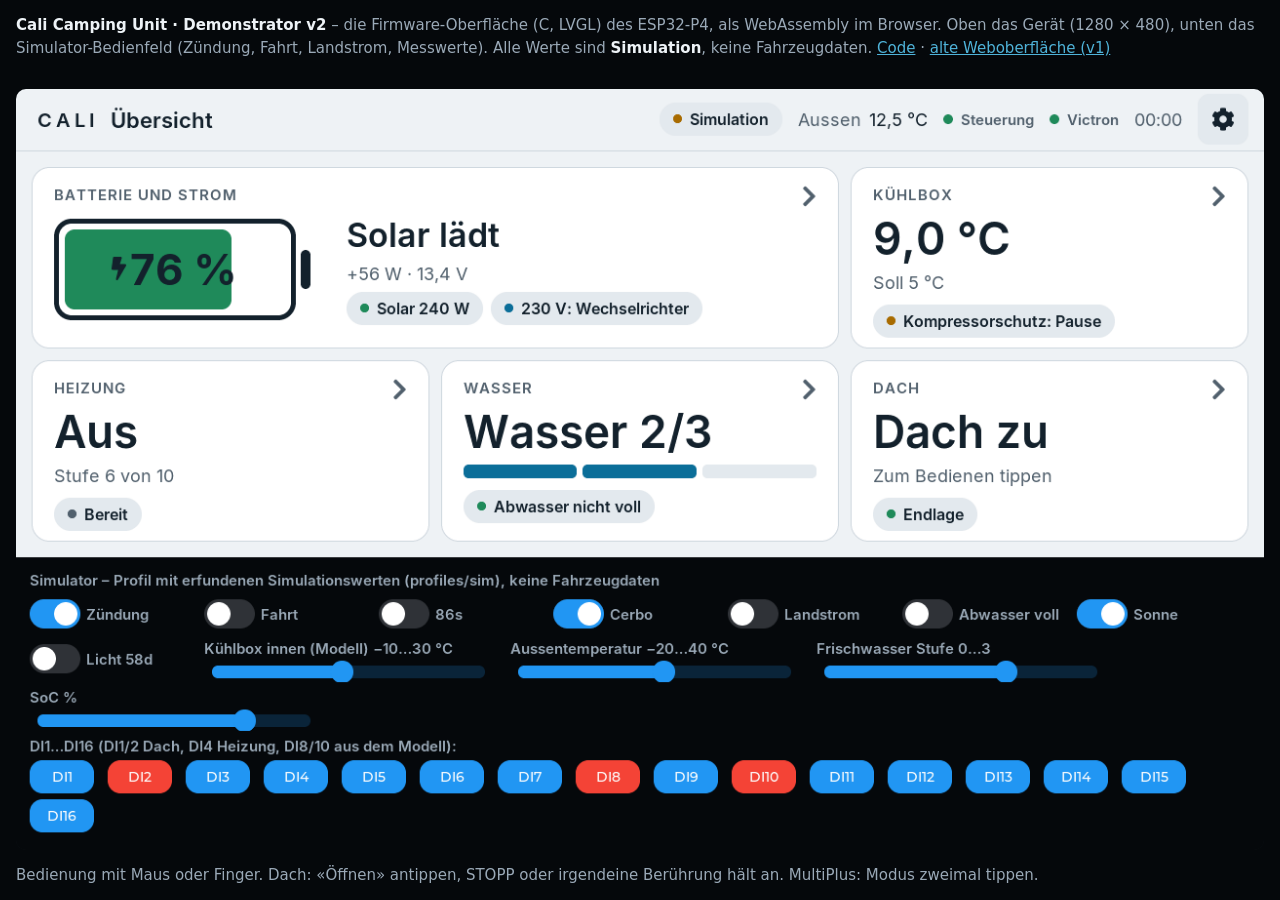
<file: index.html>
<!doctypehtml><html lang=de-CH><head><meta charset=utf-8><meta content="width=device-width,initial-scale=1"name=viewport><title>Cali Camping Unit – Demonstrator v2</title><style>:root{color-scheme:dark}body{margin:0;background:#05080b;color:#9aa9b7;font:15px/1.5 system-ui,-apple-system,"Segoe UI",sans-serif}footer,header{max-width:1280px;margin:0 auto;padding:14px 16px}header b{color:#eef3f7}a{color:#4fb3d9}#wrap{max-width:1280px;margin:0 auto;padding:0 16px}canvas{display:block;width:100%;height:auto;aspect-ratio:1280/780;border-radius:10px;background:#0f1419;outline:0}#status{padding:8px 0}</style></head><body><header><b>Cali Camping Unit · Demonstrator v2</b> – die Firmware-Oberfläche (C, LVGL) des ESP32-P4, als WebAssembly im Browser. Oben das Gerät (1280 × 480), unten das Simulator-Bedienfeld (Zündung, Fahrt, Landstrom, Messwerte). Alle Werte sind <b>Simulation</b>, keine Fahrzeugdaten. <a href=https://github.com/danielsaeuberli/California-camping-unit>Code</a> · <a href=v1/ >alte Weboberfläche (v1)</a></header><div id=wrap><div id=status>Lade …</div><canvas id=canvas oncontextmenu=event.preventDefault() tabindex=-1></canvas></div><footer>Bedienung mit Maus oder Finger. Dach: «Öffnen» antippen, STOPP oder irgendeine Berührung hält an. MultiPlus: Modus zweimal tippen.</footer><script>var Module={canvas:document.getElementById("canvas"),setStatus:function(t){document.getElementById("status").textContent=t||""},print:function(){},printErr:function(t){console.warn(t)}}</script><script async src=camping_sim.js></script></body></html>
</file>
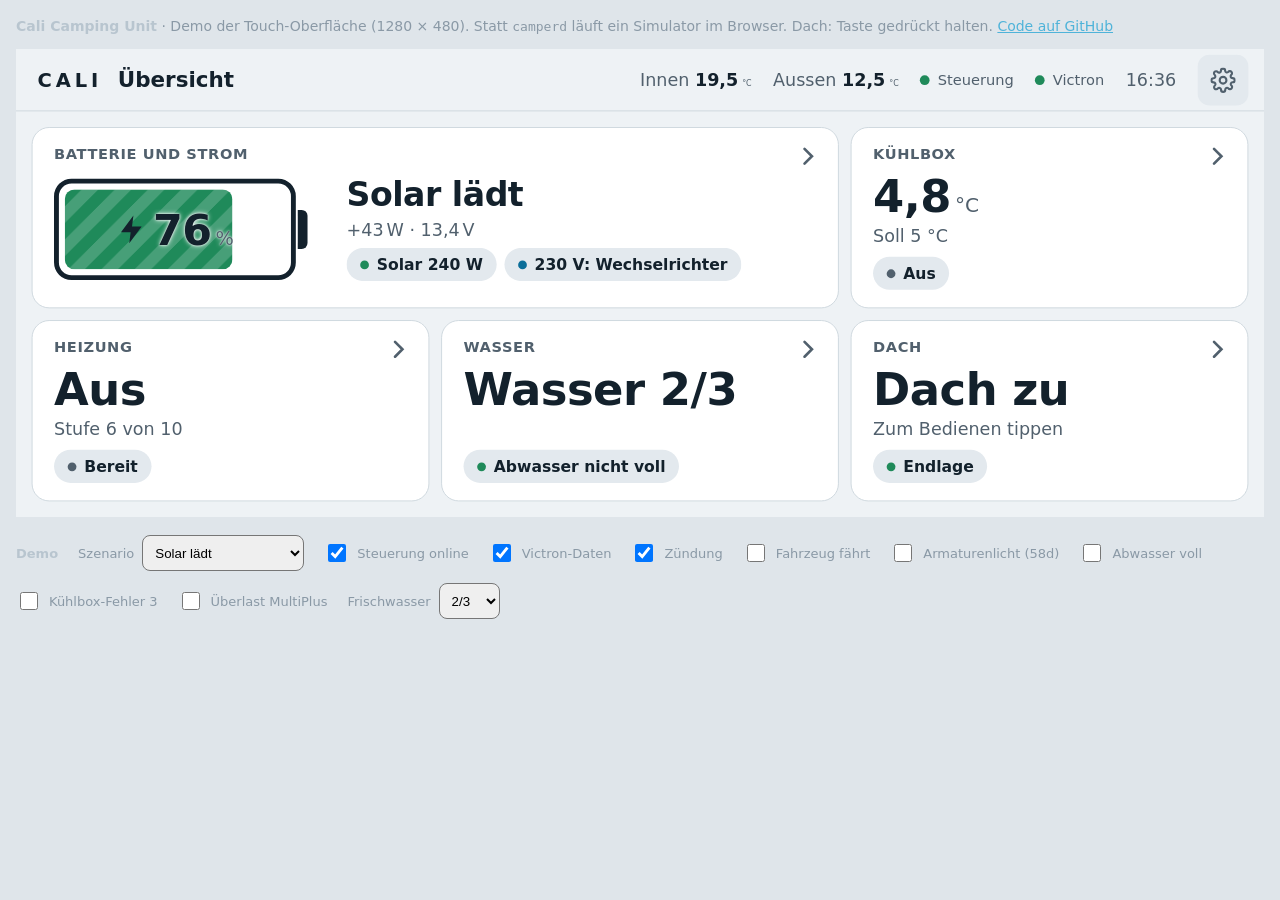
<file: v1/index.html>
<!doctype html>
<html lang="de-CH">
<head>
<meta charset="utf-8">
<meta name="viewport" content="width=device-width, initial-scale=1">
<title>Cali Camping Unit</title>
<link rel="stylesheet" href="style.css?v=3861ab2">
</head>
<body>
<div id="frame">
<div id="screen" data-theme="dark">
  <header class="top">
    <button type="button" class="back" id="back" hidden><svg viewBox="0 0 24 24" fill="none" stroke="currentColor" stroke-width="2.5" stroke-linecap="round" stroke-linejoin="round"><path d="M15 5l-7 7 7 7"/></svg><span id="back-label"></span></button>
    <div class="brand" id="brand" data-t="brand"></div>
    <h1 id="title"></h1>
    <div class="top-right">
      <span id="top-interior" hidden><span data-t="top.interior"></span> <span class="outside num" id="interior">–</span></span>
      <span><span data-t="top.outside"></span> <span class="outside num" id="outside">–</span></span>
      <span class="link" id="link-unit"><i class="dot" id="dot-unit"></i><span data-t="top.unit"></span></span><span class="offline" id="banner" data-t="top.offline" hidden></span>
      <span class="link"><i class="dot off" id="dot-cerbo"></i><span data-t="top.victron"></span></span>
      <span class="alert" id="alert" hidden></span>
      <span class="num" id="clock">--:--</span>
      <button type="button" class="icon-btn" id="open-settings" data-t-aria="top.settings"><svg viewBox="0 0 24 24" fill="none" stroke="currentColor" stroke-width="2" stroke-linecap="round" stroke-linejoin="round"><circle cx="12" cy="12" r="3.2"/><path d="M19.4 15a1.7 1.7 0 0 0 .3 1.8l.1.1a2 2 0 1 1-2.8 2.8l-.1-.1a1.7 1.7 0 0 0-1.8-.3 1.7 1.7 0 0 0-1 1.5V21a2 2 0 1 1-4 0v-.1a1.7 1.7 0 0 0-1.1-1.5 1.7 1.7 0 0 0-1.8.3l-.1.1a2 2 0 1 1-2.8-2.8l.1-.1a1.7 1.7 0 0 0 .3-1.8 1.7 1.7 0 0 0-1.5-1H3a2 2 0 1 1 0-4h.1a1.7 1.7 0 0 0 1.5-1.1 1.7 1.7 0 0 0-.3-1.8l-.1-.1a2 2 0 1 1 2.8-2.8l.1.1a1.7 1.7 0 0 0 1.8.3H9a1.7 1.7 0 0 0 1-1.5V3a2 2 0 1 1 4 0v.1a1.7 1.7 0 0 0 1 1.5 1.7 1.7 0 0 0 1.8-.3l.1-.1a2 2 0 1 1 2.8 2.8l-.1.1a1.7 1.7 0 0 0-.3 1.8V9a1.7 1.7 0 0 0 1.5 1H21a2 2 0 1 1 0 4h-.1a1.7 1.7 0 0 0-1.5 1z"/></svg></button>
    </div>
  </header>

  <main>
    <!-- Übersicht -->
    <section data-page="overview" class="ov">
      <!-- Batterie und Strom: one wide tile (battery left, sources and 230 V right) -->
      <button type="button" class="tile wide" data-go="energy">
        <span class="label" data-t="page.energy"></span><svg class="go" viewBox="0 0 24 24" fill="none" stroke="currentColor" stroke-width="2.5" stroke-linecap="round"><path d="M9 5l7 7-7 7"/></svg>
        <div class="wide-body">
          <div class="batt" id="ov-batt">
            <div class="batt-fill" id="ov-batt-fill"></div>
            <span class="batt-label"><svg class="batt-bolt" viewBox="0 0 24 24" aria-hidden="true"><path d="M13 2 4 14h7l-1 8 9-12h-7z"/></svg><span class="num" id="ov-soc">–</span></span>
          </div>
          <div class="wide-info">
            <span class="big" id="ov-bat-status">–</span>
            <span class="sub num" id="ov-bat-sub">–</span>
            <div class="chips" id="ov-chips"></div>
          </div>
        </div>
      </button>
      <button type="button" class="tile" data-go="fridge">
        <span class="label" data-t="tile.fridge"></span><svg class="go" viewBox="0 0 24 24" fill="none" stroke="currentColor" stroke-width="2.5" stroke-linecap="round"><path d="M9 5l7 7-7 7"/></svg>
        <span class="big num" id="ov-fridge">–</span>
        <span class="sub num" id="ov-fridge-sub">–</span>
        <span class="chip" id="ov-fridge-chip">–</span>
      </button>
      <button type="button" class="tile" data-go="heat">
        <span class="label" data-t="tile.heat"></span><svg class="go" viewBox="0 0 24 24" fill="none" stroke="currentColor" stroke-width="2.5" stroke-linecap="round"><path d="M9 5l7 7-7 7"/></svg>
        <span class="big" id="ov-heat">–</span>
        <span class="sub num" id="ov-heat-sub">–</span>
        <span class="chip" id="ov-heat-chip">–</span>
      </button>
      <button type="button" class="tile" data-go="water">
        <span class="label" data-t="tile.water"></span><svg class="go" viewBox="0 0 24 24" fill="none" stroke="currentColor" stroke-width="2.5" stroke-linecap="round"><path d="M9 5l7 7-7 7"/></svg>
        <span class="big" id="ov-fresh">–</span>
        <div class="steps" id="ov-fresh-steps"><span></span><span></span><span></span></div>
        <span class="chip" id="ov-waste-chip">–</span>
      </button>
      <button type="button" class="tile" data-go="roof">
        <span class="label" data-t="tile.roof"></span><svg class="go" viewBox="0 0 24 24" fill="none" stroke="currentColor" stroke-width="2.5" stroke-linecap="round"><path d="M9 5l7 7-7 7"/></svg>
        <span class="big" id="ov-roof">–</span>
        <span class="sub" data-t="common.tap"></span>
        <span class="chip" id="ov-roof-chip">–</span>
      </button>
    </section>

    <!-- Energie -->
    <section data-page="energy" class="three" hidden>
      <div class="panel">
        <span class="label" data-t="tile.battery"></span>
        <!-- same battery graphic as on the overview -->
        <div class="batt batt-panel" id="en-batt">
          <div class="batt-fill" id="en-batt-fill"></div>
          <span class="batt-label"><svg class="batt-bolt" viewBox="0 0 24 24" aria-hidden="true"><path d="M13 2 4 14h7l-1 8 9-12h-7z"/></svg><span class="num" id="en-soc">–</span></span>
        </div>
        <span class="sub" id="en-soc-sub">–</span>
        <div class="rows">
          <div class="row"><span data-t="bat.voltage"></span><strong class="num" id="en-v">–</strong></div>
          <div class="row"><span data-t="bat.current"></span><strong class="num" id="en-a">–</strong></div>
          <div class="row"><span data-t="en.dc"></span><strong class="num" id="en-dc">–</strong></div>
        </div>
      </div>
      <div class="panel">
        <div class="headline"><span class="label" data-t="en.in"></span><span class="big num" id="en-in">–</span></div>
        <div class="rows">
          <!-- one row per charging device: what it does now and how much it delivers -->
          <div class="row"><span data-t="en.src_shore"></span><strong class="num" id="en-shore">–</strong></div>
          <div class="row"><span data-t="en.src_solar"></span><strong class="num" id="en-solar">–</strong></div>
          <div class="row"><span data-t="en.src_alt"></span><strong class="num" id="en-alt">–</strong></div>
          <div class="row"><span data-t="en.starter"></span><strong class="num" id="en-starter">–</strong></div>
        </div>
      </div>
      <div class="panel mp">
        <div class="headline"><span class="label" data-t="en.mp"></span><span class="chip" id="en-mp-chip">–</span></div>
        <span class="sub" id="en-mp-state">–</span>
        <div class="seg" id="en-mode">
          <button type="button" data-v="1" data-act></button><button type="button" data-v="3" data-act></button><button type="button" data-v="4" data-act></button>
        </div>
        <span class="note" id="en-mode-note"></span>
        <div class="rows">
          <div class="row"><span data-t="en.inv"></span><strong class="num" id="en-inv">–</strong></div>
          <div class="row" style="border-bottom:0"><span data-t="en.load"></span><strong class="num" id="en-load">–</strong></div>
          <div class="bar" id="en-load-bar"><span></span></div>
          <div class="row"><span data-t="en.alarms"></span><strong id="en-alarm">–</strong></div>
        </div>
      </div>
    </section>

    <!-- Kühlbox -->
    <section data-page="fridge" class="two" hidden>
      <div class="panel">
        <span class="label" data-t="fridge.inside"></span>
        <span class="huge num" id="fr-temp">–</span>
        <span class="chip" id="fr-chip">–</span>
        <span class="note" id="fr-note" style="margin-top:auto">–</span>
      </div>
      <div class="panel">
        <span class="label" data-t="fridge.target"></span>
        <div class="stepper">
          <button type="button" class="step" id="fr-minus" data-t-aria="fridge.colder" data-act>−</button>
          <div class="val"><span class="huge num" id="fr-target">–</span></div>
          <button type="button" class="step" id="fr-plus" data-t-aria="fridge.warmer" data-act>+</button>
        </div>
        <button type="button" class="btn toggle" id="fr-toggle" data-act>–</button>
      </div>
    </section>

    <!-- Heizung -->
    <section data-page="heat" class="two" hidden>
      <div class="panel">
        <span class="label" data-t="heat.state"></span>
        <span class="big" id="ht-phase" style="font-size:64px">–</span>
        <span class="chip" id="ht-chip">–</span>
        <div class="sub" id="ht-in-row" hidden><span data-t="heat.interior"></span> <span class="num" id="ht-interior">–</span></div>
        <span class="note" id="ht-note" style="margin-top:auto">–</span>
      </div>
      <div class="panel">
        <span class="label" data-t="heat.level"></span>
        <div class="stepper">
          <button type="button" class="step" id="ht-minus" data-t-aria="heat.less" data-act>−</button>
          <div class="val"><span class="huge num" id="ht-level">–</span><div class="sub" id="ht-of">–</div></div>
          <button type="button" class="step" id="ht-plus" data-t-aria="heat.more" data-act>+</button>
        </div>
        <button type="button" class="btn toggle" id="ht-toggle" data-act>–</button>
      </div>
    </section>

    <!-- Wasser -->
    <section data-page="water" class="two" style="grid-template-columns:1.4fr 1fr" hidden>
      <div class="panel" style="gap:14px">
        <span class="label" data-t="water.fresh"></span>
        <span class="huge" id="wa-fresh">–</span>
        <div class="steps lg" id="wa-fresh-steps"><span></span><span></span><span></span></div>
        <span class="note" style="margin-top:auto" data-t="water.note_fresh"></span>
      </div>
      <div class="panel" style="gap:14px">
        <span class="label" data-t="water.waste"></span>
        <span class="big" id="wa-waste" style="font-size:56px">–</span>
        <span class="chip" id="wa-waste-chip">–</span>
        <span class="note" style="margin-top:auto" data-t="water.note_waste"></span>
      </div>
    </section>

    <!-- Dach -->
    <section data-page="roof" class="roof" hidden>
      <div class="panel" style="gap:12px">
        <span class="label" data-t="roof.position"></span>
        <span class="big" id="rf-pos" style="font-size:56px">–</span>
        <span class="chip" id="rf-chip">–</span>
        <span class="note" style="margin-top:auto" id="rf-note"></span>
      </div>
      <div class="hold-pair">
        <button type="button" class="hold" id="rf-open" aria-pressed="false" data-act>
          <svg viewBox="0 0 24 24" fill="none" stroke="currentColor" stroke-width="2.2" stroke-linecap="round" stroke-linejoin="round"><path d="M5 15l7-7 7 7"/></svg><span data-t="roof.open"></span><small class="rf-how"></small></button>
        <button type="button" class="hold" id="rf-close" aria-pressed="false" data-act>
          <svg viewBox="0 0 24 24" fill="none" stroke="currentColor" stroke-width="2.2" stroke-linecap="round" stroke-linejoin="round"><path d="M5 9l7 7 7-7"/></svg><span data-t="roof.close"></span><small class="rf-how"></small></button>
        <button type="button" class="hold stop" id="rf-stop" hidden><span data-t="roof.stop"></span><small data-t="roof.stop_hint"></small></button>
      </div>
    </section>

    <!-- Einstellungen -->
    <section data-page="settings" class="two settings" style="grid-template-columns:1fr 1fr" hidden>
      <div class="panel">
        <span class="label" data-t="set.screen"></span>
        <div class="headline"><span class="sub" data-t="set.brightness"></span><span class="big num" id="st-bright-val">–</span></div>
        <input type="range" class="slider" id="st-bright" min="10" max="100" step="5" data-t-aria="set.brightness">
        <span class="sub" data-t="set.appearance"></span>
        <div class="seg" id="st-theme">
          <button type="button" data-v="auto" data-t="set.theme.auto"></button><button type="button" data-v="light" data-t="set.theme.light"></button><button type="button" data-v="dark" data-t="set.theme.dark"></button>
        </div>
        <span class="note" style="margin-top:auto" id="st-note" data-t="set.theme_note"></span>
      </div>
      <div class="panel">
        <span class="label" data-t="set.operation"></span>
        <span class="sub" data-t="set.idle"></span>
        <div class="seg" id="st-idle">
          <button type="button" data-v="1" data-t="set.idle.1"></button><button type="button" data-v="2" data-t="set.idle.2"></button><button type="button" data-v="5" data-t="set.idle.5"></button>
        </div>
        <span class="sub" data-t="set.language"></span>
        <div class="seg" id="st-lang">
          <button type="button" data-v="de" data-t="set.lang.de"></button><button type="button" data-v="en" data-t="set.lang.en"></button>
        </div>
        <button type="button" class="btn expert-btn" id="open-expert"><span data-t="set.expert"></span><svg viewBox="0 0 24 24" fill="none" stroke="currentColor" stroke-width="2.5" stroke-linecap="round"><path d="M9 5l7 7-7 7"/></svg></button>
      </div>
    </section>

    <!-- Expertenansicht -->
    <section data-page="expert" class="expert" hidden>
      <div class="seg" id="x-tabs">
        <button type="button" data-v="io" data-t="x.tab.io"></button>
        <button type="button" data-v="pins" data-t="x.tab.pins"></button>
        <button type="button" data-v="ac" data-t="x.tab.ac"></button>
        <button type="button" data-v="conn" data-t="x.tab.conn"></button>
        <button type="button" data-v="net" data-t="x.tab.net"></button>
        <button type="button" data-v="measure" data-t="x.tab.measure"></button>
      </div>
      <div class="xbody">
        <div data-x="io" class="io">
          <div class="panel"><span class="label" data-t="x.di"></span><div class="list" id="x-di"></div></div>
          <div class="panel"><span class="label" data-t="x.do"></span><div class="list" id="x-do"></div></div>
          <div class="panel"><span class="label" data-t="x.ai"></span><div class="list" id="x-ai"></div></div>
        </div>
        <div data-x="pins" hidden>
          <div class="pins" id="x-pins"></div>
          <div class="pin-info"><strong id="x-pin-name">T32b/01</strong><span id="x-pin-desc">–</span></div>
        </div>
        <div data-x="ac" class="ac" hidden>
          <div class="panel"><span class="label" data-t="x.ac_in"></span><div class="rows" id="x-ac-in"></div></div>
          <div class="panel"><span class="label" data-t="x.ac_out"></span><div class="rows" id="x-ac-out"></div></div>
          <div class="panel"><span class="label" data-t="x.ac_dev"></span><div class="rows" id="x-ac-dev"></div></div>
          <div class="panel ctl">
            <span class="label" data-t="x.lim"></span>
            <div class="limit">
              <button type="button" class="step sm" id="x-lim-minus" data-act>−</button>
              <span class="big num" id="x-lim">–</span>
              <button type="button" class="step sm" id="x-lim-plus" data-act>+</button>
            </div>
            <button type="button" class="btn sm" id="x-lim-set" data-act></button>
            <span class="note" id="x-ctl-note"></span>
          </div>
        </div>
        <div data-x="conn" class="conn" hidden>
          <div class="panel">
            <span class="label" data-t="x.conn.cerbo"></span>
            <div class="rows" id="x-conn-cerbo"></div>
            <span class="note" style="margin-top:12px" data-t="x.conn.note"></span>
          </div>
          <div class="panel topics">
            <span class="label" data-t="x.conn.unit"></span>
            <div class="rows" id="x-conn-unit"></div>
          </div>
        </div>
        <div data-x="net" class="netcfg" hidden>
          <div class="panel">
            <span class="label" data-t="x.net.eth"></span>
            <div class="seg" id="x-eth-mode">
              <button type="button" data-v="dhcp" data-t="x.net.dhcp"></button><button type="button" data-v="static" data-t="x.net.static"></button>
            </div>
            <div class="rows">
              <div class="row"><span data-t="x.net.address"></span><button type="button" class="fld num" data-f="eth.address" data-kb="ip">–</button></div>
              <div class="row"><span data-t="x.net.gateway"></span><button type="button" class="fld num" data-f="eth.gateway" data-kb="ip">–</button></div>
              <div class="row"><span data-t="x.net.dns"></span><button type="button" class="fld num" data-f="eth.dns" data-kb="ip">–</button></div>
              <div class="row"><span data-t="x.net.now"></span><strong class="num" id="x-eth-now">–</strong></div>
            </div>
          </div>
          <div class="panel">
            <span class="label" data-t="x.net.wifi"></span>
            <div class="rows">
              <div class="row"><span data-t="x.net.ssid"></span><button type="button" class="fld" data-f="wifi.ssid" data-kb="text">–</button></div>
              <div class="row"><span data-t="x.net.psk"></span><button type="button" class="fld" data-f="wifi.psk" data-kb="text">–</button></div>
              <div class="row"><span data-t="x.net.cerbo_host"></span><button type="button" class="fld num" data-f="cerbo.host" data-kb="ip">–</button></div>
              <div class="row"><span data-t="x.net.wlan_now"></span><strong class="num" id="x-wlan-now">–</strong></div>
            </div>
            <div class="net-actions"><span class="note" id="x-net-note"></span><button type="button" class="btn sm" id="x-net-apply"></button></div>
          </div>
        </div>
        <div data-x="measure" class="measure" hidden>
          <div class="panel"><span class="label" data-t="x.measure.title"></span><span class="note" style="margin-top:12px" data-t="x.measure.note"></span></div>
        </div>
      </div>
    </section>

    <!-- On-screen keyboard for the network fields (no physical keyboard in the van) -->
    <div class="kb" id="kb" hidden>
      <div class="kb-head"><span class="label" id="kb-label"></span><span class="kb-val num" id="kb-val"></span></div>
      <div class="kb-keys" id="kb-keys"></div>
    </div>
    <div class="toast" id="toast"></div>
  </main>
</div>
</div>
<script src="demo/mock-backend.js?v=3861ab2"></script>
<script src="app.js?v=3861ab2"></script>
</body>
</html>
</file>
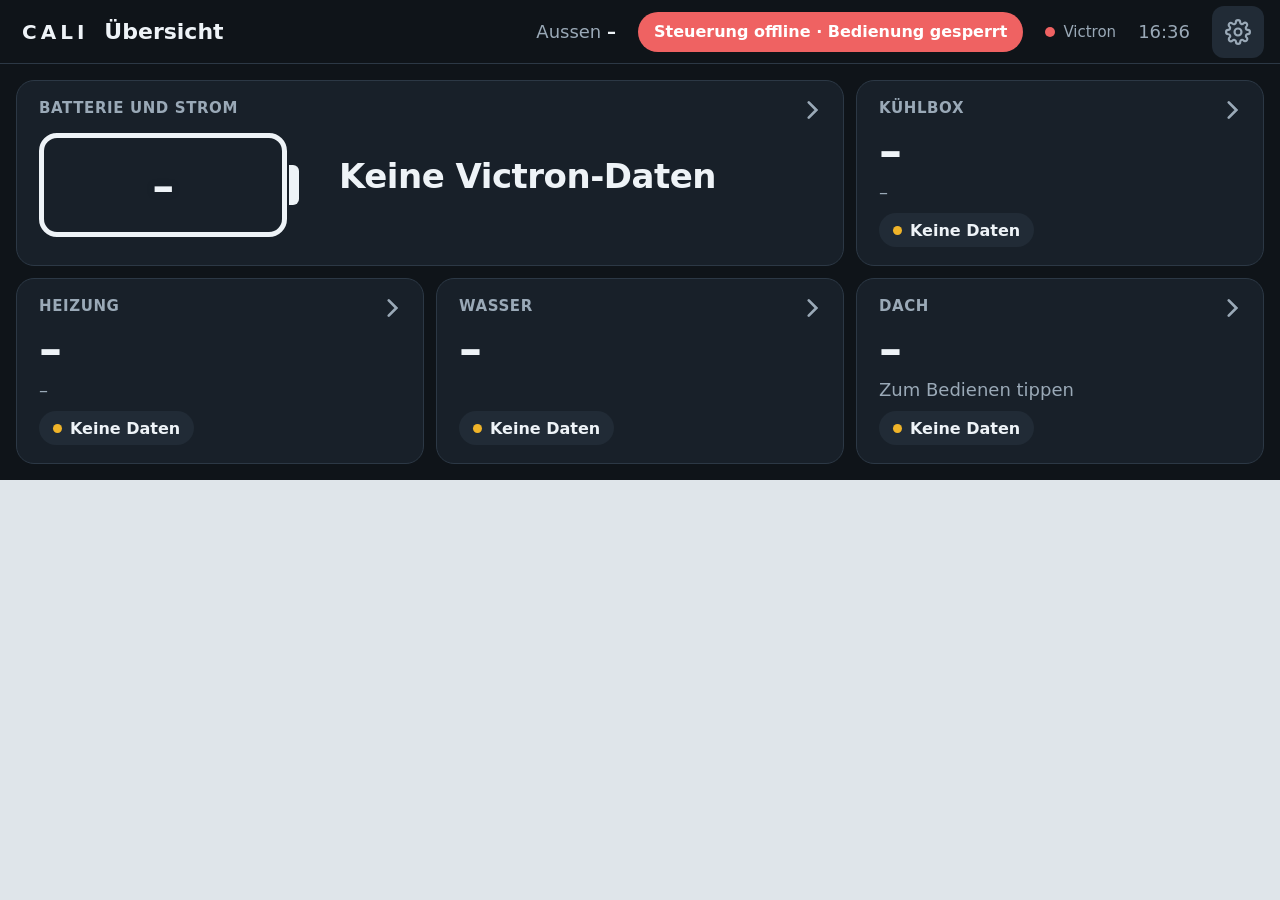
<file: ui/reference/web_v1/index.html>
<!doctype html>
<html lang="de-CH">
<head>
<meta charset="utf-8">
<meta name="viewport" content="width=device-width, initial-scale=1">
<title>Cali Camping Unit</title>
<link rel="stylesheet" href="style.css">
</head>
<body>
<div id="frame">
<div id="screen" data-theme="dark">
  <header class="top">
    <button type="button" class="back" id="back" hidden><svg viewBox="0 0 24 24" fill="none" stroke="currentColor" stroke-width="2.5" stroke-linecap="round" stroke-linejoin="round"><path d="M15 5l-7 7 7 7"/></svg><span id="back-label"></span></button>
    <div class="brand" id="brand" data-t="brand"></div>
    <h1 id="title"></h1>
    <div class="top-right">
      <span id="top-interior" hidden><span data-t="top.interior"></span> <span class="outside num" id="interior">–</span></span>
      <span><span data-t="top.outside"></span> <span class="outside num" id="outside">–</span></span>
      <span class="link" id="link-unit"><i class="dot" id="dot-unit"></i><span data-t="top.unit"></span></span><span class="offline" id="banner" data-t="top.offline" hidden></span>
      <span class="link"><i class="dot off" id="dot-cerbo"></i><span data-t="top.victron"></span></span>
      <span class="alert" id="alert" hidden></span>
      <span class="num" id="clock">--:--</span>
      <button type="button" class="icon-btn" id="open-settings" data-t-aria="top.settings"><svg viewBox="0 0 24 24" fill="none" stroke="currentColor" stroke-width="2" stroke-linecap="round" stroke-linejoin="round"><circle cx="12" cy="12" r="3.2"/><path d="M19.4 15a1.7 1.7 0 0 0 .3 1.8l.1.1a2 2 0 1 1-2.8 2.8l-.1-.1a1.7 1.7 0 0 0-1.8-.3 1.7 1.7 0 0 0-1 1.5V21a2 2 0 1 1-4 0v-.1a1.7 1.7 0 0 0-1.1-1.5 1.7 1.7 0 0 0-1.8.3l-.1.1a2 2 0 1 1-2.8-2.8l.1-.1a1.7 1.7 0 0 0 .3-1.8 1.7 1.7 0 0 0-1.5-1H3a2 2 0 1 1 0-4h.1a1.7 1.7 0 0 0 1.5-1.1 1.7 1.7 0 0 0-.3-1.8l-.1-.1a2 2 0 1 1 2.8-2.8l.1.1a1.7 1.7 0 0 0 1.8.3H9a1.7 1.7 0 0 0 1-1.5V3a2 2 0 1 1 4 0v.1a1.7 1.7 0 0 0 1 1.5 1.7 1.7 0 0 0 1.8-.3l.1-.1a2 2 0 1 1 2.8 2.8l-.1.1a1.7 1.7 0 0 0-.3 1.8V9a1.7 1.7 0 0 0 1.5 1H21a2 2 0 1 1 0 4h-.1a1.7 1.7 0 0 0-1.5 1z"/></svg></button>
    </div>
  </header>

  <main>
    <!-- Übersicht -->
    <section data-page="overview" class="ov">
      <!-- Batterie und Strom: one wide tile (battery left, sources and 230 V right) -->
      <button type="button" class="tile wide" data-go="energy">
        <span class="label" data-t="page.energy"></span><svg class="go" viewBox="0 0 24 24" fill="none" stroke="currentColor" stroke-width="2.5" stroke-linecap="round"><path d="M9 5l7 7-7 7"/></svg>
        <div class="wide-body">
          <div class="batt" id="ov-batt">
            <div class="batt-fill" id="ov-batt-fill"></div>
            <span class="batt-label"><svg class="batt-bolt" viewBox="0 0 24 24" aria-hidden="true"><path d="M13 2 4 14h7l-1 8 9-12h-7z"/></svg><span class="num" id="ov-soc">–</span></span>
          </div>
          <div class="wide-info">
            <span class="big" id="ov-bat-status">–</span>
            <span class="sub num" id="ov-bat-sub">–</span>
            <div class="chips" id="ov-chips"></div>
          </div>
        </div>
      </button>
      <button type="button" class="tile" data-go="fridge">
        <span class="label" data-t="tile.fridge"></span><svg class="go" viewBox="0 0 24 24" fill="none" stroke="currentColor" stroke-width="2.5" stroke-linecap="round"><path d="M9 5l7 7-7 7"/></svg>
        <span class="big num" id="ov-fridge">–</span>
        <span class="sub num" id="ov-fridge-sub">–</span>
        <span class="chip" id="ov-fridge-chip">–</span>
      </button>
      <button type="button" class="tile" data-go="heat">
        <span class="label" data-t="tile.heat"></span><svg class="go" viewBox="0 0 24 24" fill="none" stroke="currentColor" stroke-width="2.5" stroke-linecap="round"><path d="M9 5l7 7-7 7"/></svg>
        <span class="big" id="ov-heat">–</span>
        <span class="sub num" id="ov-heat-sub">–</span>
        <span class="chip" id="ov-heat-chip">–</span>
      </button>
      <button type="button" class="tile" data-go="water">
        <span class="label" data-t="tile.water"></span><svg class="go" viewBox="0 0 24 24" fill="none" stroke="currentColor" stroke-width="2.5" stroke-linecap="round"><path d="M9 5l7 7-7 7"/></svg>
        <span class="big" id="ov-fresh">–</span>
        <div class="steps" id="ov-fresh-steps"><span></span><span></span><span></span></div>
        <span class="chip" id="ov-waste-chip">–</span>
      </button>
      <button type="button" class="tile" data-go="roof">
        <span class="label" data-t="tile.roof"></span><svg class="go" viewBox="0 0 24 24" fill="none" stroke="currentColor" stroke-width="2.5" stroke-linecap="round"><path d="M9 5l7 7-7 7"/></svg>
        <span class="big" id="ov-roof">–</span>
        <span class="sub" data-t="common.tap"></span>
        <span class="chip" id="ov-roof-chip">–</span>
      </button>
    </section>

    <!-- Energie -->
    <section data-page="energy" class="three" hidden>
      <div class="panel">
        <span class="label" data-t="tile.battery"></span>
        <!-- same battery graphic as on the overview -->
        <div class="batt batt-panel" id="en-batt">
          <div class="batt-fill" id="en-batt-fill"></div>
          <span class="batt-label"><svg class="batt-bolt" viewBox="0 0 24 24" aria-hidden="true"><path d="M13 2 4 14h7l-1 8 9-12h-7z"/></svg><span class="num" id="en-soc">–</span></span>
        </div>
        <span class="sub" id="en-soc-sub">–</span>
        <div class="rows">
          <div class="row"><span data-t="bat.voltage"></span><strong class="num" id="en-v">–</strong></div>
          <div class="row"><span data-t="bat.current"></span><strong class="num" id="en-a">–</strong></div>
          <div class="row"><span data-t="en.dc"></span><strong class="num" id="en-dc">–</strong></div>
        </div>
      </div>
      <div class="panel">
        <div class="headline"><span class="label" data-t="en.in"></span><span class="big num" id="en-in">–</span></div>
        <div class="rows">
          <!-- one row per charging device: what it does now and how much it delivers -->
          <div class="row"><span data-t="en.src_shore"></span><strong class="num" id="en-shore">–</strong></div>
          <div class="row"><span data-t="en.src_solar"></span><strong class="num" id="en-solar">–</strong></div>
          <div class="row"><span data-t="en.src_alt"></span><strong class="num" id="en-alt">–</strong></div>
          <div class="row"><span data-t="en.starter"></span><strong class="num" id="en-starter">–</strong></div>
        </div>
      </div>
      <div class="panel mp">
        <div class="headline"><span class="label" data-t="en.mp"></span><span class="chip" id="en-mp-chip">–</span></div>
        <span class="sub" id="en-mp-state">–</span>
        <div class="seg" id="en-mode">
          <button type="button" data-v="1" data-act></button><button type="button" data-v="3" data-act></button><button type="button" data-v="4" data-act></button>
        </div>
        <span class="note" id="en-mode-note"></span>
        <div class="rows">
          <div class="row"><span data-t="en.inv"></span><strong class="num" id="en-inv">–</strong></div>
          <div class="row" style="border-bottom:0"><span data-t="en.load"></span><strong class="num" id="en-load">–</strong></div>
          <div class="bar" id="en-load-bar"><span></span></div>
          <div class="row"><span data-t="en.alarms"></span><strong id="en-alarm">–</strong></div>
        </div>
      </div>
    </section>

    <!-- Kühlbox -->
    <section data-page="fridge" class="two" hidden>
      <div class="panel">
        <span class="label" data-t="fridge.inside"></span>
        <span class="huge num" id="fr-temp">–</span>
        <span class="chip" id="fr-chip">–</span>
        <span class="note" id="fr-note" style="margin-top:auto">–</span>
      </div>
      <div class="panel">
        <span class="label" data-t="fridge.target"></span>
        <div class="stepper">
          <button type="button" class="step" id="fr-minus" data-t-aria="fridge.colder" data-act>−</button>
          <div class="val"><span class="huge num" id="fr-target">–</span></div>
          <button type="button" class="step" id="fr-plus" data-t-aria="fridge.warmer" data-act>+</button>
        </div>
        <button type="button" class="btn toggle" id="fr-toggle" data-act>–</button>
      </div>
    </section>

    <!-- Heizung -->
    <section data-page="heat" class="two" hidden>
      <div class="panel">
        <span class="label" data-t="heat.state"></span>
        <span class="big" id="ht-phase" style="font-size:64px">–</span>
        <span class="chip" id="ht-chip">–</span>
        <div class="sub" id="ht-in-row" hidden><span data-t="heat.interior"></span> <span class="num" id="ht-interior">–</span></div>
        <span class="note" id="ht-note" style="margin-top:auto">–</span>
      </div>
      <div class="panel">
        <span class="label" data-t="heat.level"></span>
        <div class="stepper">
          <button type="button" class="step" id="ht-minus" data-t-aria="heat.less" data-act>−</button>
          <div class="val"><span class="huge num" id="ht-level">–</span><div class="sub" id="ht-of">–</div></div>
          <button type="button" class="step" id="ht-plus" data-t-aria="heat.more" data-act>+</button>
        </div>
        <button type="button" class="btn toggle" id="ht-toggle" data-act>–</button>
      </div>
    </section>

    <!-- Wasser -->
    <section data-page="water" class="two" style="grid-template-columns:1.4fr 1fr" hidden>
      <div class="panel" style="gap:14px">
        <span class="label" data-t="water.fresh"></span>
        <span class="huge" id="wa-fresh">–</span>
        <div class="steps lg" id="wa-fresh-steps"><span></span><span></span><span></span></div>
        <span class="note" style="margin-top:auto" data-t="water.note_fresh"></span>
      </div>
      <div class="panel" style="gap:14px">
        <span class="label" data-t="water.waste"></span>
        <span class="big" id="wa-waste" style="font-size:56px">–</span>
        <span class="chip" id="wa-waste-chip">–</span>
        <span class="note" style="margin-top:auto" data-t="water.note_waste"></span>
      </div>
    </section>

    <!-- Dach -->
    <section data-page="roof" class="roof" hidden>
      <div class="panel" style="gap:12px">
        <span class="label" data-t="roof.position"></span>
        <span class="big" id="rf-pos" style="font-size:56px">–</span>
        <span class="chip" id="rf-chip">–</span>
        <span class="note" style="margin-top:auto" id="rf-note"></span>
      </div>
      <div class="hold-pair">
        <button type="button" class="hold" id="rf-open" aria-pressed="false" data-act>
          <svg viewBox="0 0 24 24" fill="none" stroke="currentColor" stroke-width="2.2" stroke-linecap="round" stroke-linejoin="round"><path d="M5 15l7-7 7 7"/></svg><span data-t="roof.open"></span><small class="rf-how"></small></button>
        <button type="button" class="hold" id="rf-close" aria-pressed="false" data-act>
          <svg viewBox="0 0 24 24" fill="none" stroke="currentColor" stroke-width="2.2" stroke-linecap="round" stroke-linejoin="round"><path d="M5 9l7 7 7-7"/></svg><span data-t="roof.close"></span><small class="rf-how"></small></button>
        <button type="button" class="hold stop" id="rf-stop" hidden><span data-t="roof.stop"></span><small data-t="roof.stop_hint"></small></button>
      </div>
    </section>

    <!-- Einstellungen -->
    <section data-page="settings" class="two settings" style="grid-template-columns:1fr 1fr" hidden>
      <div class="panel">
        <span class="label" data-t="set.screen"></span>
        <div class="headline"><span class="sub" data-t="set.brightness"></span><span class="big num" id="st-bright-val">–</span></div>
        <input type="range" class="slider" id="st-bright" min="10" max="100" step="5" data-t-aria="set.brightness">
        <span class="sub" data-t="set.appearance"></span>
        <div class="seg" id="st-theme">
          <button type="button" data-v="auto" data-t="set.theme.auto"></button><button type="button" data-v="light" data-t="set.theme.light"></button><button type="button" data-v="dark" data-t="set.theme.dark"></button>
        </div>
        <span class="note" style="margin-top:auto" id="st-note" data-t="set.theme_note"></span>
      </div>
      <div class="panel">
        <span class="label" data-t="set.operation"></span>
        <span class="sub" data-t="set.idle"></span>
        <div class="seg" id="st-idle">
          <button type="button" data-v="1" data-t="set.idle.1"></button><button type="button" data-v="2" data-t="set.idle.2"></button><button type="button" data-v="5" data-t="set.idle.5"></button>
        </div>
        <span class="sub" data-t="set.language"></span>
        <div class="seg" id="st-lang">
          <button type="button" data-v="de" data-t="set.lang.de"></button><button type="button" data-v="en" data-t="set.lang.en"></button>
        </div>
        <button type="button" class="btn expert-btn" id="open-expert"><span data-t="set.expert"></span><svg viewBox="0 0 24 24" fill="none" stroke="currentColor" stroke-width="2.5" stroke-linecap="round"><path d="M9 5l7 7-7 7"/></svg></button>
      </div>
    </section>

    <!-- Expertenansicht -->
    <section data-page="expert" class="expert" hidden>
      <div class="seg" id="x-tabs">
        <button type="button" data-v="io" data-t="x.tab.io"></button>
        <button type="button" data-v="pins" data-t="x.tab.pins"></button>
        <button type="button" data-v="ac" data-t="x.tab.ac"></button>
        <button type="button" data-v="conn" data-t="x.tab.conn"></button>
        <button type="button" data-v="net" data-t="x.tab.net"></button>
        <button type="button" data-v="measure" data-t="x.tab.measure"></button>
      </div>
      <div class="xbody">
        <div data-x="io" class="io">
          <div class="panel"><span class="label" data-t="x.di"></span><div class="list" id="x-di"></div></div>
          <div class="panel"><span class="label" data-t="x.do"></span><div class="list" id="x-do"></div></div>
          <div class="panel"><span class="label" data-t="x.ai"></span><div class="list" id="x-ai"></div></div>
        </div>
        <div data-x="pins" hidden>
          <div class="pins" id="x-pins"></div>
          <div class="pin-info"><strong id="x-pin-name">T32b/01</strong><span id="x-pin-desc">–</span></div>
        </div>
        <div data-x="ac" class="ac" hidden>
          <div class="panel"><span class="label" data-t="x.ac_in"></span><div class="rows" id="x-ac-in"></div></div>
          <div class="panel"><span class="label" data-t="x.ac_out"></span><div class="rows" id="x-ac-out"></div></div>
          <div class="panel"><span class="label" data-t="x.ac_dev"></span><div class="rows" id="x-ac-dev"></div></div>
          <div class="panel ctl">
            <span class="label" data-t="x.lim"></span>
            <div class="limit">
              <button type="button" class="step sm" id="x-lim-minus" data-act>−</button>
              <span class="big num" id="x-lim">–</span>
              <button type="button" class="step sm" id="x-lim-plus" data-act>+</button>
            </div>
            <button type="button" class="btn sm" id="x-lim-set" data-act></button>
            <span class="note" id="x-ctl-note"></span>
          </div>
        </div>
        <div data-x="conn" class="conn" hidden>
          <div class="panel">
            <span class="label" data-t="x.conn.cerbo"></span>
            <div class="rows" id="x-conn-cerbo"></div>
            <span class="note" style="margin-top:12px" data-t="x.conn.note"></span>
          </div>
          <div class="panel topics">
            <span class="label" data-t="x.conn.unit"></span>
            <div class="rows" id="x-conn-unit"></div>
          </div>
        </div>
        <div data-x="net" class="netcfg" hidden>
          <div class="panel">
            <span class="label" data-t="x.net.eth"></span>
            <div class="seg" id="x-eth-mode">
              <button type="button" data-v="dhcp" data-t="x.net.dhcp"></button><button type="button" data-v="static" data-t="x.net.static"></button>
            </div>
            <div class="rows">
              <div class="row"><span data-t="x.net.address"></span><button type="button" class="fld num" data-f="eth.address" data-kb="ip">–</button></div>
              <div class="row"><span data-t="x.net.gateway"></span><button type="button" class="fld num" data-f="eth.gateway" data-kb="ip">–</button></div>
              <div class="row"><span data-t="x.net.dns"></span><button type="button" class="fld num" data-f="eth.dns" data-kb="ip">–</button></div>
              <div class="row"><span data-t="x.net.now"></span><strong class="num" id="x-eth-now">–</strong></div>
            </div>
          </div>
          <div class="panel">
            <span class="label" data-t="x.net.wifi"></span>
            <div class="rows">
              <div class="row"><span data-t="x.net.ssid"></span><button type="button" class="fld" data-f="wifi.ssid" data-kb="text">–</button></div>
              <div class="row"><span data-t="x.net.psk"></span><button type="button" class="fld" data-f="wifi.psk" data-kb="text">–</button></div>
              <div class="row"><span data-t="x.net.cerbo_host"></span><button type="button" class="fld num" data-f="cerbo.host" data-kb="ip">–</button></div>
              <div class="row"><span data-t="x.net.wlan_now"></span><strong class="num" id="x-wlan-now">–</strong></div>
            </div>
            <div class="net-actions"><span class="note" id="x-net-note"></span><button type="button" class="btn sm" id="x-net-apply"></button></div>
          </div>
        </div>
        <div data-x="measure" class="measure" hidden>
          <div class="panel"><span class="label" data-t="x.measure.title"></span><span class="note" style="margin-top:12px" data-t="x.measure.note"></span></div>
        </div>
      </div>
    </section>

    <!-- On-screen keyboard for the network fields (no physical keyboard in the van) -->
    <div class="kb" id="kb" hidden>
      <div class="kb-head"><span class="label" id="kb-label"></span><span class="kb-val num" id="kb-val"></span></div>
      <div class="kb-keys" id="kb-keys"></div>
    </div>
    <div class="toast" id="toast"></div>
  </main>
</div>
</div>
<script src="app.js"></script>
</body>
</html>
</file>
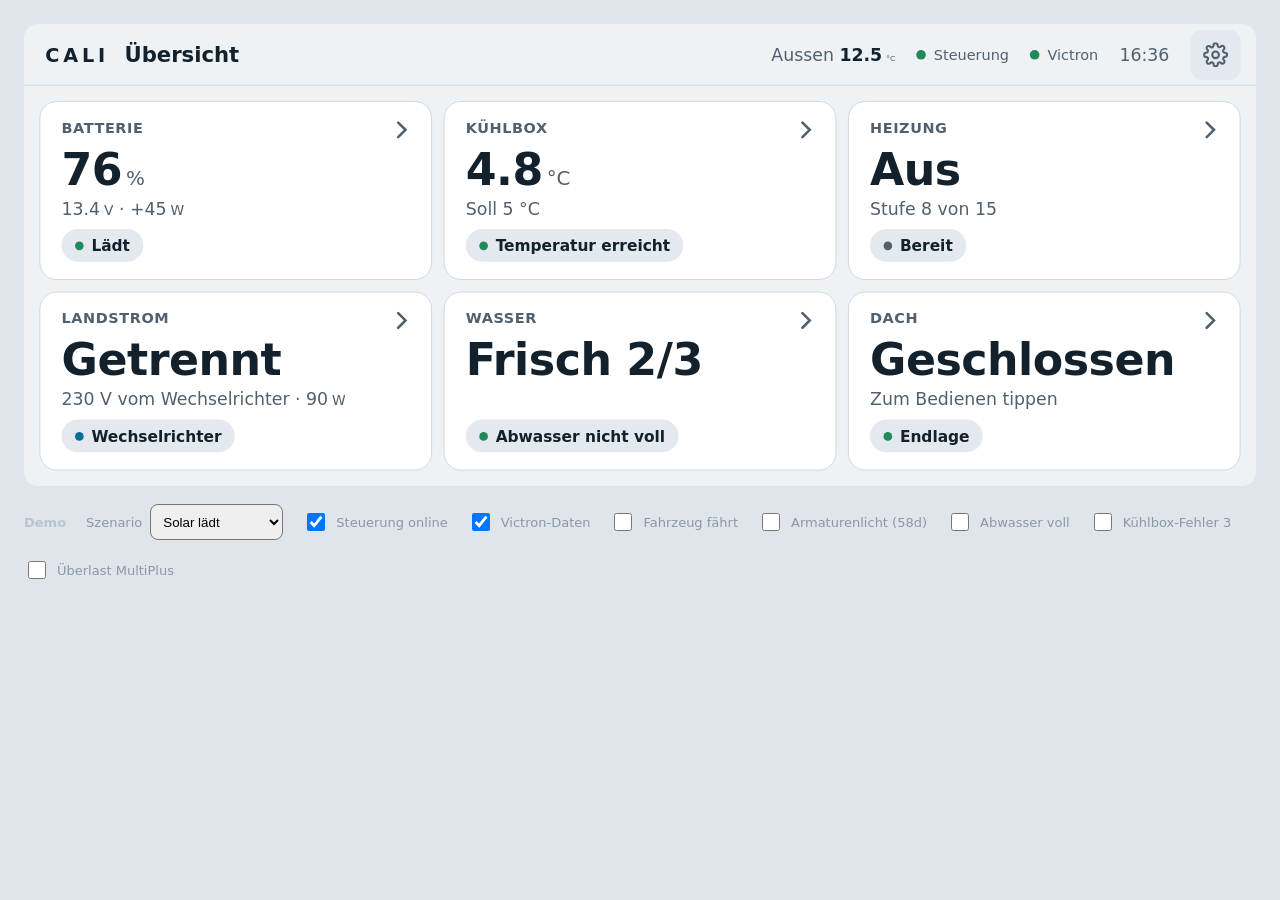
<file: prototype.html>
<!doctype html>
<html lang="de-CH">
<head>
<meta charset="utf-8">
<meta name="viewport" content="width=device-width, initial-scale=1">
<title>Cali Camping Unit</title>
<style>
:root{
  --page:#0b0f13;
  --font:system-ui,-apple-system,"Segoe UI",Roboto,"Noto Sans","DejaVu Sans",sans-serif;
}
@media (prefers-color-scheme: light){:root:not([data-theme="dark"]){--page:#dfe5ea;}}
:root[data-theme="light"]{--page:#dfe5ea;}
*{box-sizing:border-box}
html,body{margin:0;background:var(--page);font-family:var(--font)}
body{padding:24px}
@media (max-width:600px){body{padding:16px}}

/* ---------- Bildschirm: feste Leinwand 1280 x 480, nur skaliert ---------- */
#frame{position:relative;width:100%;max-width:1280px;margin:0 auto;aspect-ratio:8/3;overflow:hidden;border-radius:14px}
#screen{
  --bg:#0f1419;--surface:#182029;--surface-2:#212b36;--line:#2c3845;
  --ink:#eef3f7;--muted:#9aa9b7;--accent:#4fb3d9;--accent-ink:#06202b;--accent-soft:#16303d;
  --ok:#4cc38a;--warn:#f0b429;--err:#ef6262;
  position:absolute;left:0;top:0;width:1280px;height:480px;transform-origin:0 0;transform:scale(var(--k,1));
  background:var(--bg);color:var(--ink);display:grid;grid-template-rows:64px 416px;overflow:hidden;
  user-select:none;-webkit-user-select:none;-webkit-tap-highlight-color:transparent;
}
#screen[data-theme="light"]{
  --bg:#eef2f5;--surface:#ffffff;--surface-2:#e3e9ee;--line:#cfd8df;
  --ink:#13212c;--muted:#51606d;--accent:#0b6e99;--accent-ink:#ffffff;--accent-soft:#d6eaf3;
  --ok:#1f8a5a;--warn:#a86b00;--err:#c23b3b;
}
:where(#screen) button{font-family:inherit;font-size:18px;color:inherit;background:none;border:0;cursor:pointer;touch-action:manipulation;padding:0}
#screen button:disabled{opacity:.38;cursor:not-allowed}
#screen [hidden]{display:none!important}
.num{font-variant-numeric:tabular-nums}

/* ---------- Kopfzeile ---------- */
.top{display:flex;align-items:center;gap:16px;padding:0 16px;border-bottom:1px solid var(--line)}
.back{height:52px;padding:0 22px 0 16px;border-radius:12px;background:var(--surface-2);font-size:20px;font-weight:600;display:flex;align-items:center;gap:8px}
.back svg{width:22px;height:22px}
.brand{font-size:20px;font-weight:700;letter-spacing:4px;padding-left:6px}
.top h1{font-size:22px;font-weight:600;margin:0}
.top-right{margin-left:auto;display:flex;align-items:center;gap:22px;font-size:18px;color:var(--muted)}
.top-right .outside{color:var(--ink);font-weight:600}
.link{display:flex;align-items:center;gap:8px;font-size:15px}
.dot{width:10px;height:10px;border-radius:50%;background:var(--ok);display:inline-block}
.dot.off{background:var(--err)}
.icon-btn{width:52px;height:52px;border-radius:12px;background:var(--surface-2);display:grid;place-items:center}
.icon-btn svg{width:26px;height:26px}

main{position:relative;padding:16px;min-height:0}
main>section{height:384px}

/* ---------- Gemeinsame Bausteine ---------- */
.panel{background:var(--surface);border:1px solid var(--line);border-radius:16px;padding:20px;min-width:0;display:flex;flex-direction:column}
.label{font-size:15px;font-weight:600;letter-spacing:.6px;text-transform:uppercase;color:var(--muted)}
.big{font-size:46px;font-weight:600;line-height:1.05;letter-spacing:-.5px}
.huge{font-size:84px;font-weight:600;line-height:1;letter-spacing:-1.5px}
.unit{font-size:.45em;font-weight:500;color:var(--muted);margin-left:4px;letter-spacing:0}
.sub{font-size:18px;color:var(--muted)}
.sub .unit,.row .unit,.headline .unit{font-size:.8em}
.note{font-size:15px;color:var(--muted);line-height:1.45}
.chip{display:inline-flex;align-items:center;gap:8px;height:34px;padding:0 14px;border-radius:17px;font-size:16px;font-weight:600;background:var(--surface-2);color:var(--ink);align-self:flex-start}
.chip::before{content:"";width:9px;height:9px;border-radius:50%;background:var(--muted)}
.chip.ok::before{background:var(--ok)}.chip.warn::before{background:var(--warn)}.chip.err::before{background:var(--err)}.chip.accent::before{background:var(--accent)}
.chip.err{color:var(--err)}
.rows{display:flex;flex-direction:column;margin-top:auto}
.row{display:flex;justify-content:space-between;align-items:baseline;gap:12px;padding:10px 0;border-top:1px solid var(--line);font-size:18px}
.row>span:first-child{color:var(--muted)}
.row>strong{font-weight:600}

/* Grosse Tasten */
.btn{min-height:88px;border-radius:16px;background:var(--surface-2);font-size:24px;font-weight:600;padding:0 24px}
.btn.primary,.btn[aria-pressed="true"]{background:var(--accent);color:var(--accent-ink)}
.step{width:112px;height:112px;border-radius:20px;background:var(--surface-2);font-size:52px;font-weight:500;line-height:1;display:grid;place-items:center}
.step:active:not(:disabled),.btn:active:not(:disabled){filter:brightness(1.25)}
.stepper{display:flex;align-items:center;justify-content:space-between;gap:16px;margin:8px 0 18px}
.stepper .val{text-align:center}
.seg{display:flex;gap:8px;background:var(--surface-2);padding:6px;border-radius:16px}
.seg button{flex:1;min-height:64px;border-radius:12px;background:transparent;font-size:20px;font-weight:600}
.seg button[aria-pressed="true"]{background:var(--accent);color:var(--accent-ink)}

/* ---------- Übersicht ---------- */
.ov{display:grid;grid-template-columns:repeat(3,1fr);grid-template-rows:repeat(2,1fr);gap:12px}
.tile{background:var(--surface);border:1px solid var(--line)!important;border-radius:18px;padding:18px 22px;text-align:left;display:flex;flex-direction:column;gap:6px;position:relative}
.tile:active{background:var(--surface-2)}
.tile .go{position:absolute;right:18px;top:16px;width:26px;height:26px;color:var(--muted)}
.tile .big{margin-top:4px}
.tile .chip{margin-top:auto}
.tile .tile-foot{margin-top:auto;display:flex;align-items:center;justify-content:space-between;gap:12px}
.tile .tile-foot .chip{margin-top:0}

/* Tankstufen */
.steps{display:grid;grid-template-columns:repeat(3,1fr);gap:6px}
.steps span{height:14px;border-radius:5px;background:var(--surface-2)}
.steps span.on{background:var(--accent)}
.steps.lg{gap:10px}.steps.lg span{height:72px;border-radius:12px}

/* ---------- Energie ---------- */
.three{display:grid;grid-template-columns:1fr 1fr 1fr;gap:12px;height:100%}
.ring{position:relative;width:176px;height:176px;margin:4px auto 6px}
.ring svg{width:100%;height:100%;transform:rotate(135deg)}
.ring .center{position:absolute;inset:0;display:flex;flex-direction:column;align-items:center;justify-content:center}
.ring .center .big{font-size:50px}
.bar{height:14px;border-radius:7px;background:var(--surface-2);overflow:hidden;margin:6px 0 2px}
.bar span{display:block;height:100%;background:var(--accent);width:0}
.bar.warn span{background:var(--warn)}.bar.err span{background:var(--err)}
.headline{display:flex;justify-content:space-between;align-items:baseline;gap:12px;margin:6px 0 4px}

/* ---------- Kühlbox / Heizung ---------- */
.two{display:grid;grid-template-columns:1fr 1.25fr;gap:12px;height:100%}
.two .panel{gap:10px}
.toggle{width:100%}

/* ---------- Dach ---------- */
.roof{display:grid;grid-template-columns:1fr 1.5fr;gap:12px;height:100%}
.hold-pair{display:grid;grid-template-columns:1fr 1fr;gap:12px}
.hold{border-radius:18px!important;background:var(--surface)!important;border:2px solid var(--line)!important;font-size:28px!important;font-weight:600;display:flex;flex-direction:column;align-items:center;justify-content:center;gap:14px;touch-action:none!important}
.hold svg{width:64px;height:64px}
.hold small{font-size:17px;font-weight:500;color:var(--muted)}
.hold[aria-pressed="true"]{background:var(--accent)!important;color:var(--accent-ink);border-color:var(--accent)!important}
.hold[aria-pressed="true"] small{color:var(--accent-ink)}

/* ---------- Einstellungen ---------- */
.slider{-webkit-appearance:none;appearance:none;width:100%;height:60px;background:transparent;margin:0 0 6px}
.slider::-webkit-slider-runnable-track{height:14px;border-radius:7px;background:var(--surface-2)}
.slider::-webkit-slider-thumb{-webkit-appearance:none;width:52px;height:52px;border-radius:50%;background:var(--accent);margin-top:-19px;border:0}
.slider::-moz-range-track{height:14px;border-radius:7px;background:var(--surface-2)}
.slider::-moz-range-thumb{width:52px;height:52px;border-radius:50%;background:var(--accent);border:0}
.expert-btn{display:flex;align-items:center;justify-content:space-between;width:100%;margin-top:auto}
.expert-btn svg{width:28px;height:28px}

/* ---------- Expertenansicht ---------- */
.expert{display:grid;grid-template-rows:76px 1fr;gap:12px;height:100%}
.expert .seg button{min-height:52px;font-size:18px}
.xbody{min-height:0}
.xbody>div{height:100%}
.io{display:grid;grid-template-columns:1fr 1.2fr 1fr;gap:12px;height:100%}
.io .panel{padding:14px 16px;min-height:0}
.io .list{overflow-y:auto;min-height:0;margin-top:8px;padding-right:4px}
.io-row{display:grid;grid-template-columns:44px 1fr auto;gap:10px;align-items:center;min-height:30px;border-top:1px solid var(--line);font-size:14px}
.io-row .ch{color:var(--muted);font-weight:600}
.io-row .v{font-weight:600}
.io-row .v.hi{color:var(--ok)}.io-row .v.lo{color:var(--muted)}
.io-row.free{opacity:.5}
.io-group{font-size:12px;letter-spacing:.6px;text-transform:uppercase;color:var(--muted);padding:12px 0 4px}
.pins{display:grid;grid-template-columns:repeat(8,1fr);gap:8px}
.pins button{height:52px;border-radius:10px;background:var(--surface);border:1px solid var(--line)!important;font-size:18px;font-weight:600}
.pins button.reserve{color:var(--muted)}
.pins button[aria-pressed="true"]{background:var(--accent);color:var(--accent-ink);border-color:var(--accent)!important}
.pin-info{margin-top:12px;background:var(--surface);border:1px solid var(--line);border-radius:12px;padding:12px 16px;display:flex;gap:18px;align-items:baseline;font-size:16px}
.pin-info strong{font-size:18px;white-space:nowrap}
.ac{display:grid;grid-template-columns:1fr 1fr 1fr;gap:12px;height:100%}
.ac .panel{padding:16px 18px}
.ac .row{font-size:16px;padding:8px 0}
.conn{display:grid;grid-template-columns:1fr 1.3fr;gap:12px;height:100%}
.field{display:flex;flex-direction:column;gap:6px;font-size:14px;color:var(--muted);margin-bottom:10px}
.field input{height:48px;border-radius:10px;border:1px solid var(--line);background:var(--bg);color:var(--ink);font:inherit;font-size:18px;padding:0 12px}
.topics .row{font-size:14px;padding:7px 0}
.topics code{font-size:13px;color:var(--ink)}

/* ---------- Meldungen ---------- */
.toast{position:absolute;left:50%;bottom:16px;transform:translateX(-50%);background:var(--surface-2);border:1px solid var(--line);color:var(--ink);font-size:18px;padding:12px 22px;border-radius:14px;box-shadow:0 8px 24px rgba(0,0,0,.35);opacity:0;transition:opacity .2s;pointer-events:none;white-space:nowrap}
.toast.show{opacity:1}
.offline{height:40px;padding:0 16px;border-radius:20px;background:var(--err);color:#fff;font-size:16px;font-weight:600;display:flex;align-items:center}

/* ---------- Demo-Steuerung unter dem Bildschirm (nicht Teil der Unit) ---------- */
.demo{max-width:1280px;margin:16px auto 0;display:flex;flex-wrap:wrap;gap:8px 20px;align-items:center;font-size:13px;color:#8a99a6}
.demo label{display:inline-flex;align-items:center;gap:8px;min-height:40px}
.demo select{min-height:36px;border-radius:8px;padding:0 8px}
.demo input{width:18px;height:18px}
.demo b{font-weight:600;color:#b8c5cf}
</style>
</head>
<body>
<div id="frame">
<div id="screen" data-theme="dark">
  <header class="top">
    <button type="button" class="back" id="back" hidden><svg viewBox="0 0 24 24" fill="none" stroke="currentColor" stroke-width="2.5" stroke-linecap="round" stroke-linejoin="round"><path d="M15 5l-7 7 7 7"/></svg><span id="back-label">Übersicht</span></button>
    <div class="brand" id="brand">CALI</div>
    <h1 id="title">Übersicht</h1>
    <div class="top-right">
      <span>Aussen <span class="outside num" id="outside">–</span></span>
      <span class="link" id="link-unit"><i class="dot" id="dot-unit"></i>Steuerung</span><span class="offline" id="banner" hidden>Steuerung offline · Bedienung gesperrt</span>
      <span class="link"><i class="dot" id="dot-cerbo"></i>Victron</span>
      <span class="num" id="clock">--:--</span>
      <button type="button" class="icon-btn" id="open-settings" aria-label="Einstellungen"><svg viewBox="0 0 24 24" fill="none" stroke="currentColor" stroke-width="2" stroke-linecap="round" stroke-linejoin="round"><circle cx="12" cy="12" r="3.2"/><path d="M19.4 15a1.7 1.7 0 0 0 .3 1.8l.1.1a2 2 0 1 1-2.8 2.8l-.1-.1a1.7 1.7 0 0 0-1.8-.3 1.7 1.7 0 0 0-1 1.5V21a2 2 0 1 1-4 0v-.1a1.7 1.7 0 0 0-1.1-1.5 1.7 1.7 0 0 0-1.8.3l-.1.1a2 2 0 1 1-2.8-2.8l.1-.1a1.7 1.7 0 0 0 .3-1.8 1.7 1.7 0 0 0-1.5-1H3a2 2 0 1 1 0-4h.1a1.7 1.7 0 0 0 1.5-1.1 1.7 1.7 0 0 0-.3-1.8l-.1-.1a2 2 0 1 1 2.8-2.8l.1.1a1.7 1.7 0 0 0 1.8.3H9a1.7 1.7 0 0 0 1-1.5V3a2 2 0 1 1 4 0v.1a1.7 1.7 0 0 0 1 1.5 1.7 1.7 0 0 0 1.8-.3l.1-.1a2 2 0 1 1 2.8 2.8l-.1.1a1.7 1.7 0 0 0-.3 1.8V9a1.7 1.7 0 0 0 1.5 1H21a2 2 0 1 1 0 4h-.1a1.7 1.7 0 0 0-1.5 1z"/></svg></button>
    </div>
  </header>

  <main>
    <!-- Übersicht -->
    <section data-page="overview" class="ov">
      <button type="button" class="tile" data-go="energy">
        <span class="label">Batterie</span><svg class="go" viewBox="0 0 24 24" fill="none" stroke="currentColor" stroke-width="2.5" stroke-linecap="round"><path d="M9 5l7 7-7 7"/></svg>
        <span class="big num" id="ov-soc">–</span>
        <span class="sub num" id="ov-bat-sub">–</span>
        <span class="chip" id="ov-bat-chip">–</span>
      </button>
      <button type="button" class="tile" data-go="climate-fridge">
        <span class="label">Kühlbox</span><svg class="go" viewBox="0 0 24 24" fill="none" stroke="currentColor" stroke-width="2.5" stroke-linecap="round"><path d="M9 5l7 7-7 7"/></svg>
        <span class="big num" id="ov-fridge">–</span>
        <span class="sub num" id="ov-fridge-sub">–</span>
        <span class="chip" id="ov-fridge-chip">–</span>
      </button>
      <button type="button" class="tile" data-go="climate-heat">
        <span class="label">Heizung</span><svg class="go" viewBox="0 0 24 24" fill="none" stroke="currentColor" stroke-width="2.5" stroke-linecap="round"><path d="M9 5l7 7-7 7"/></svg>
        <span class="big" id="ov-heat">–</span>
        <span class="sub num" id="ov-heat-sub">–</span>
        <span class="chip" id="ov-heat-chip">–</span>
      </button>
      <button type="button" class="tile" data-go="power">
        <span class="label">Landstrom</span><svg class="go" viewBox="0 0 24 24" fill="none" stroke="currentColor" stroke-width="2.5" stroke-linecap="round"><path d="M9 5l7 7-7 7"/></svg>
        <span class="big" id="ov-shore">–</span>
        <span class="sub num" id="ov-shore-sub">–</span>
        <span class="chip" id="ov-shore-chip">–</span>
      </button>
      <button type="button" class="tile" data-go="water">
        <span class="label">Wasser</span><svg class="go" viewBox="0 0 24 24" fill="none" stroke="currentColor" stroke-width="2.5" stroke-linecap="round"><path d="M9 5l7 7-7 7"/></svg>
        <span class="big" id="ov-fresh">–</span>
        <div class="steps" id="ov-fresh-steps"><span></span><span></span><span></span></div>
        <span class="chip" id="ov-waste-chip">–</span>
      </button>
      <button type="button" class="tile" data-go="roof">
        <span class="label">Dach</span><svg class="go" viewBox="0 0 24 24" fill="none" stroke="currentColor" stroke-width="2.5" stroke-linecap="round"><path d="M9 5l7 7-7 7"/></svg>
        <span class="big" id="ov-roof">–</span>
        <span class="sub" id="ov-roof-sub">Zum Bedienen tippen</span>
        <span class="chip" id="ov-roof-chip">–</span>
      </button>
    </section>

    <!-- Energie: Batterie, Laden, Verbrauch -->
    <section data-page="energy" class="three" hidden>
      <div class="panel">
        <span class="label">Batterie</span>
        <div class="ring"><svg viewBox="0 0 200 200"><circle cx="100" cy="100" r="84" fill="none" stroke="var(--surface-2)" stroke-width="16" stroke-linecap="round" pathLength="360" stroke-dasharray="270 360"/><circle id="ring-val" cx="100" cy="100" r="84" fill="none" stroke="var(--accent)" stroke-width="16" stroke-linecap="round" pathLength="360" stroke-dasharray="0 360"/></svg>
          <div class="center"><span class="big num" id="en-soc">–</span><span class="sub" id="en-soc-sub">Ladezustand</span></div></div>
        <div class="rows">
          <div class="row"><span>Spannung</span><strong class="num" id="en-v">–</strong></div>
          <div class="row"><span>Strom</span><strong class="num" id="en-a">–</strong></div>
        </div>
      </div>
      <div class="panel">
        <div class="headline"><span class="label">Laden</span><span class="big num" id="en-in">–</span></div>
        <div class="rows">
          <div class="row"><span>Solar</span><strong class="num" id="en-solar">–</strong></div>
          <div class="row"><span>Landstrom (MultiPlus)</span><strong class="num" id="en-charger">–</strong></div>
          <div class="row"><span>Ladephase</span><strong id="en-phase">–</strong></div>
          <div class="row"><span>Lichtmaschine / DC-DC</span><strong class="num" id="en-alt">–</strong></div>
        </div>
      </div>
      <div class="panel">
        <div class="headline"><span class="label">Verbrauch</span><span class="big num" id="en-out">–</span></div>
        <div class="rows">
          <div class="row"><span>12-V-Verbraucher</span><strong class="num" id="en-dc">–</strong></div>
          <div class="row"><span>Wechselrichter 230 V</span><strong class="num" id="en-inv">–</strong></div>
          <div class="row" style="border-bottom:0"><span>Auslastung MultiPlus</span><strong class="num" id="en-load">–</strong></div>
          <div class="bar" id="en-load-bar"><span></span></div>
          <div class="row"><span>Alarme MultiPlus</span><strong id="en-alarm">–</strong></div>
        </div>
      </div>
    </section>

    <!-- Kühlbox -->
    <section data-page="fridge" class="two" hidden>
      <div class="panel">
        <span class="label">Innen</span>
        <span class="huge num" id="fr-temp">–</span>
        <span class="chip" id="fr-chip">–</span>
        <span class="note" id="fr-note" style="margin-top:auto">–</span>
      </div>
      <div class="panel">
        <span class="label">Solltemperatur</span>
        <div class="stepper">
          <button type="button" class="step" id="fr-minus" aria-label="Kälter" data-act>−</button>
          <div class="val"><span class="huge num" id="fr-target">–</span></div>
          <button type="button" class="step" id="fr-plus" aria-label="Wärmer" data-act>+</button>
        </div>
        <button type="button" class="btn toggle" id="fr-toggle" data-act>–</button>
      </div>
    </section>

    <!-- Heizung -->
    <section data-page="heat" class="two" hidden>
      <div class="panel">
        <span class="label">Zustand</span>
        <span class="big" id="ht-phase" style="font-size:64px">–</span>
        <span class="chip" id="ht-chip">–</span>
        <span class="note" id="ht-note" style="margin-top:auto">–</span>
      </div>
      <div class="panel">
        <span class="label">Heizstufe</span>
        <div class="stepper">
          <button type="button" class="step" id="ht-minus" aria-label="Weniger warm" data-act>−</button>
          <div class="val"><span class="huge num" id="ht-level">–</span><div class="sub">von 15</div></div>
          <button type="button" class="step" id="ht-plus" aria-label="Wärmer" data-act>+</button>
        </div>
        <button type="button" class="btn toggle" id="ht-toggle" data-act>–</button>
      </div>
    </section>

    <!-- Wasser -->
    <section data-page="water" class="two" style="grid-template-columns:1.4fr 1fr" hidden>
      <div class="panel" style="gap:14px">
        <span class="label">Frischwasser</span>
        <span class="huge" id="wa-fresh">–</span>
        <div class="steps lg" id="wa-fresh-steps"><span></span><span></span><span></span></div>
        <span class="note" style="margin-top:auto">Der Tankgeber meldet vier Stufen: leer, 1/3, 2/3, voll.</span>
      </div>
      <div class="panel" style="gap:14px">
        <span class="label">Abwasser</span>
        <span class="big" id="wa-waste" style="font-size:56px">–</span>
        <span class="chip" id="wa-waste-chip">–</span>
        <span class="note" style="margin-top:auto">Der Tankgeber meldet nur «voll» oder «nicht voll».</span>
      </div>
    </section>

    <!-- Dach -->
    <section data-page="roof" class="roof" hidden>
      <div class="panel" style="gap:12px">
        <span class="label">Stellung</span>
        <span class="big" id="rf-pos" style="font-size:56px">–</span>
        <div class="bar" id="rf-bar"><span></span></div>
        <span class="chip" id="rf-chip">–</span>
        <span class="note" style="margin-top:auto">Das Dach fährt nur, solange eine Taste gedrückt bleibt.</span>
      </div>
      <div class="hold-pair">
        <button type="button" class="hold" id="rf-open" aria-pressed="false" data-act>
          <svg viewBox="0 0 24 24" fill="none" stroke="currentColor" stroke-width="2.2" stroke-linecap="round" stroke-linejoin="round"><path d="M5 15l7-7 7 7"/></svg>Öffnen<small>gedrückt halten</small></button>
        <button type="button" class="hold" id="rf-close" aria-pressed="false" data-act>
          <svg viewBox="0 0 24 24" fill="none" stroke="currentColor" stroke-width="2.2" stroke-linecap="round" stroke-linejoin="round"><path d="M5 9l7 7 7-7"/></svg>Schliessen<small>gedrückt halten</small></button>
      </div>
    </section>

    <!-- Einstellungen -->
    <section data-page="settings" class="two" style="grid-template-columns:1fr 1fr" hidden>
      <div class="panel">
        <span class="label">Bildschirm</span>
        <div class="headline"><span class="sub">Helligkeit</span><span class="big num" id="st-bright-val">–</span></div>
        <input type="range" class="slider" id="st-bright" min="10" max="100" step="5" aria-label="Helligkeit">
        <span class="sub" style="margin-bottom:8px">Darstellung</span>
        <div class="seg" id="st-theme">
          <button type="button" data-v="auto">Automatisch</button><button type="button" data-v="light">Tag</button><button type="button" data-v="dark">Nacht</button>
        </div>
        <span class="note" style="margin-top:auto">Automatisch: Nachtdarstellung, sobald die Armaturenbeleuchtung (58d) eingeschaltet ist.</span>
      </div>
      <div class="panel">
        <span class="label">Bedienung</span>
        <span class="sub" style="margin:10px 0 8px">Zurück zur Übersicht nach</span>
        <div class="seg" id="st-idle">
          <button type="button" data-v="1">1 min</button><button type="button" data-v="2">2 min</button><button type="button" data-v="5">5 min</button>
        </div>
        <button type="button" class="btn expert-btn" id="open-expert">Expertenansicht<svg viewBox="0 0 24 24" fill="none" stroke="currentColor" stroke-width="2.5" stroke-linecap="round"><path d="M9 5l7 7-7 7"/></svg></button>
      </div>
    </section>

    <!-- Expertenansicht -->
    <section data-page="expert" class="expert" hidden>
      <div class="seg" id="x-tabs">
        <button type="button" data-v="io" aria-pressed="true">Signale</button>
        <button type="button" data-v="pins">Stecker T32b</button>
        <button type="button" data-v="ac">MultiPlus</button>
        <button type="button" data-v="conn">Verbindung</button>
      </div>
      <div class="xbody">
        <div data-x="io" class="io">
          <div class="panel"><span class="label">Eingänge SM-I-009</span><div class="list" id="x-di"></div></div>
          <div class="panel"><span class="label">Ausgänge (Befehl)</span><div class="list" id="x-do"></div></div>
          <div class="panel"><span class="label">Analog SM-H-001</span><div class="list" id="x-ai"></div></div>
        </div>
        <div data-x="pins" hidden>
          <div class="pins" id="x-pins"></div>
          <div class="pin-info"><strong id="x-pin-name">T32b/01</strong><span id="x-pin-desc">–</span></div>
        </div>
        <div data-x="ac" class="ac" hidden>
          <div class="panel"><span class="label">Landstrom-Eingang L1</span><div class="rows" id="x-ac-in"></div></div>
          <div class="panel"><span class="label">Ausgang L1</span><div class="rows" id="x-ac-out"></div></div>
          <div class="panel"><span class="label">Gerät</span><div class="rows" id="x-ac-dev"></div></div>
        </div>
        <div data-x="conn" class="conn" hidden>
          <div class="panel">
            <span class="label" style="margin-bottom:10px">Cerbo GX</span>
            <label class="field">Adresse<input id="x-host" value="192.168.10.2" spellcheck="false"></label>
            <label class="field">Portal-ID<input id="x-portal" value="automatisch erkannt" spellcheck="false"></label>
            <span class="note">Nur lesend. Keepalive alle 30 s. Dach, Kühlbox und Heizung hängen nicht an dieser Verbindung.</span>
          </div>
          <div class="panel topics">
            <span class="label">Themen</span>
            <div class="rows" style="margin-top:8px">
              <div class="row"><span>Cerbo → Unit</span><code>N/&lt;id&gt;/system/0/Dc/…, N/&lt;id&gt;/vebus/&lt;inst&gt;/…</code></div>
              <div class="row"><span>Zustand Unit</span><code>cali/v1/unit/state</code></div>
              <div class="row"><span>Rohsignale</span><code>cali/v1/unit/io</code></div>
              <div class="row"><span>Victron aufbereitet</span><code>cali/v1/unit/victron</code></div>
              <div class="row"><span>Befehle</span><code>cali/v1/cmd/&lt;modul&gt;</code></div>
              <div class="row"><span>Dach-Haltepuls</span><code id="x-seq">cali/v1/cmd/roof · –</code></div>
            </div>
          </div>
        </div>
      </div>
    </section>

    <div class="toast" id="toast"></div>
  </main>
</div>
</div>

<div class="demo" aria-label="Demo-Steuerung">
  <b>Demo</b>
  <label>Szenario <select id="d-scn"><option value="solar">Solar lädt</option><option value="night">Nacht, Entladen</option><option value="shore">Landstrom</option></select></label>
  <label><input type="checkbox" id="d-unit" checked> Steuerung online</label>
  <label><input type="checkbox" id="d-cerbo" checked> Victron-Daten</label>
  <label><input type="checkbox" id="d-moving"> Fahrzeug fährt</label>
  <label><input type="checkbox" id="d-58d"> Armaturenlicht (58d)</label>
  <label><input type="checkbox" id="d-waste"> Abwasser voll</label>
  <label><input type="checkbox" id="d-ffault"> Kühlbox-Fehler 3</label>
  <label><input type="checkbox" id="d-overload"> Überlast MultiPlus</label>
</div>

<script>
(() => {
const $ = id => document.getElementById(id);
const screen = $('screen');

/* ---------- Zustand (Demo; im Betrieb kommt er über cali/v1/unit/state) ---------- */
const S = {
  page:'overview', expertTab:'io', pin:1,
  unitOnline:true, cerbo:true, scenario:'solar', moving:false, dim58:false, wasteFull:false, fridgeFault:false, overload:false,
  fridge:{on:true, target:5, temp:4.8, req:false},
  heat:{on:false, level:8, phase:'off', since:0},
  roof:{pos:0, dir:null, seq:0, btn:null, pointer:null, timer:null},
  fresh:2,
  bright:80, theme:'auto', idleMin:2, lastInput:Date.now()
};

const SCN = {
  solar:{soc:76,v:13.4,solar:240,charger:0,alt:0,dc:85,inv:110,outside:12.5, ac:{active:240,vin:null,iin:null,fin:null,pin:null,vout:230,iout:.43,fout:50,pout:90,sout:100,state:9}},
  night:{soc:54,v:12.9,solar:0,charger:0,alt:0,dc:120,inv:340,outside:7.2, ac:{active:240,vin:null,iin:null,fin:null,pin:null,vout:230,iout:1.3,fout:50,pout:280,sout:300,state:9}},
  shore:{soc:88,v:13.8,solar:0,charger:420,alt:0,dc:110,inv:0,outside:10.8, ac:{active:0,vin:230,iin:2.96,fin:50,pin:650,vout:230,iout:.87,fout:50,pout:180,sout:200,state:5}}
};
const VB_STATE = {0:'Aus',1:'Sparbetrieb',2:'Fehler',3:'Bulk',4:'Absorption',5:'Float',6:'Storage',7:'Ausgleichsladung',8:'Durchleitung',9:'Wechselrichter',10:'Power Assist',11:'Netzteil'};
const FRIDGE_CODES = {1:'Batterieschutz',2:'Zu viele Startversuche',3:'Kompressor blockiert',4:'Mindestdrehzahl',5:'Übertemperatur Elektronik',6:'Thermostatfehler'};

/* ---------- Hilfen ---------- */
const fmt = (v, unit='', d=0, signed=false) => v==null ? '–' : (signed && v>0 ? '+' : '') + Number(v).toFixed(d).replace('-', '−') + (unit ? `<span class="unit">${unit}</span>` : '');
const set = (id, html) => { const n=$(id); if(n) n.innerHTML = html; };
const chip = (id, text, cls='') => { const n=$(id); n.className = 'chip ' + cls; n.textContent = text; };
let toastT;
const toast = msg => { const t=$('toast'); t.textContent=msg; t.classList.add('show'); clearTimeout(toastT); toastT=setTimeout(()=>t.classList.remove('show'),2600); };
const victron = () => S.cerbo ? SCN[S.scenario] : null;

/* ---------- Navigation: Übersicht → Detail → Übersicht ---------- */
const PAGES = {
  overview:{title:'Übersicht'}, energy:{title:'Batterie und Strom', back:'overview'}, power:{alias:'energy'},
  fridge:{title:'Kühlbox', back:'overview'}, heat:{title:'Heizung', back:'overview'}, 'climate-fridge':{alias:'fridge'}, 'climate-heat':{alias:'heat'},
  water:{title:'Wasser', back:'overview'}, roof:{title:'Dach', back:'overview'},
  settings:{title:'Einstellungen', back:'overview'}, expert:{title:'Expertenansicht', back:'settings'}
};
function go(page){
  if (PAGES[page]?.alias) page = PAGES[page].alias;
  stopRoof(null);
  S.page = page;
  document.querySelectorAll('main>section').forEach(s => s.hidden = s.dataset.page !== page);
  const p = PAGES[page];
  $('title').textContent = p.title;
  $('back').hidden = !p.back;
  $('brand').hidden = !!p.back;
  $('back-label').textContent = p.back === 'settings' ? 'Einstellungen' : 'Übersicht';
  $('open-settings').hidden = page === 'settings' || page === 'expert';
  render();
}
$('back').addEventListener('click', () => go(PAGES[S.page].back || 'overview'));
$('open-settings').addEventListener('click', () => go('settings'));
$('open-expert').addEventListener('click', () => go('expert'));
document.querySelectorAll('[data-go]').forEach(b => b.addEventListener('click', () => go(b.dataset.go)));

/* Zurück zur Übersicht nach Inaktivität (nie während das Dach fährt) */
screen.addEventListener('pointerdown', () => S.lastInput = Date.now(), true);
setInterval(() => {
  if (S.page !== 'overview' && !S.roof.dir && Date.now() - S.lastInput > S.idleMin*60000) go('overview');
}, 1000);

/* ---------- Kühlbox: Hysterese auf G817 ---------- */
function fridgeTick(dt){
  const f = S.fridge;
  if (!f.on || S.fridgeFault) f.req = false;
  else if (f.temp >= f.target + 1.5) f.req = true;
  else if (f.temp <= f.target - 1.0) f.req = false;
  f.temp += (f.req ? -0.06 : 0.025) * dt;   // Demo-Verlauf
}
const act = fn => () => { if (!S.unitOnline) return; S.lastInput = Date.now(); fn(); render(); };
$('fr-minus').addEventListener('click', act(() => S.fridge.target = Math.max(1, S.fridge.target-1)));
$('fr-plus').addEventListener('click',  act(() => S.fridge.target = Math.min(10, S.fridge.target+1)));
$('fr-toggle').addEventListener('click', act(() => { S.fridge.on = !S.fridge.on; toast(S.fridge.on ? 'Kühlbox eingeschaltet' : 'Kühlbox ausgeschaltet'); }));

/* ---------- Heizung: Start → Heizt → Nachlauf → Aus ---------- */
const AFTERRUN = 240, START_DEMO = 6;
function heatTick(){
  const h = S.heat, t = (Date.now() - h.since)/1000;
  if (h.phase === 'start' && t > START_DEMO) h.phase = 'heating';
  if (h.phase === 'afterrun' && t > AFTERRUN) h.phase = 'off';
}
$('ht-minus').addEventListener('click', act(() => S.heat.level = Math.max(0, S.heat.level-1)));
$('ht-plus').addEventListener('click',  act(() => S.heat.level = Math.min(15, S.heat.level+1)));
$('ht-toggle').addEventListener('click', act(() => {
  const h = S.heat; h.on = !h.on; h.since = Date.now();
  h.phase = h.on ? 'start' : (h.phase === 'off' ? 'off' : 'afterrun');
  toast(h.on ? 'Heizung startet' : 'Heizung aus · Gebläse läuft nach');
}));

/* ---------- Dach: Halten, Haltepuls 100 ms, Fahrsperre ---------- */
function startRoof(dir, btn, pointer){
  if (!S.unitOnline || S.roof.dir) return false;
  if (dir === 'open' && S.moving){ toast('Öffnen gesperrt: Fahrzeug fährt'); return false; }
  const r = S.roof; r.dir = dir; r.btn = btn; r.pointer = pointer;
  r.timer = setInterval(() => {            // im Betrieb: publish cali/v1/cmd/roof {dir, seq}
    r.seq++; S.lastInput = Date.now();
    r.pos = Math.max(0, Math.min(1, r.pos + (dir === 'open' ? 1 : -1) / 40));
    render();
  }, 100);
  render(); return true;
}
function stopRoof(reason){
  const r = S.roof; if (!r.dir) return;
  clearInterval(r.timer);
  if (r.btn && r.pointer != null && r.btn.hasPointerCapture?.(r.pointer)) r.btn.releasePointerCapture(r.pointer);
  r.dir = null; r.btn = null; r.pointer = null;
  if (reason) toast(reason);
  render();
}
for (const dir of ['open','close']){
  const b = $('rf-' + dir);
  b.addEventListener('pointerdown', e => { if (e.button > 0 || !e.isPrimary) return; e.preventDefault(); if (startRoof(dir, b, e.pointerId)) b.setPointerCapture(e.pointerId); });
  b.addEventListener('pointerup', () => stopRoof(null));
  b.addEventListener('pointercancel', () => stopRoof('Dach gestoppt'));
  b.addEventListener('lostpointercapture', () => stopRoof(null));
  b.addEventListener('contextmenu', e => e.preventDefault());
}
window.addEventListener('blur', () => stopRoof('Dach gestoppt'));
document.addEventListener('visibilitychange', () => { if (document.hidden) stopRoof('Dach gestoppt'); });

/* ---------- Einstellungen ---------- */
$('st-bright').addEventListener('input', e => { S.bright = +e.target.value; render(); });
for (const [id,key] of [['st-theme','theme'],['st-idle','idleMin']])
  $(id).querySelectorAll('button').forEach(b => b.addEventListener('click', () => { S[key] = key==='idleMin' ? +b.dataset.v : b.dataset.v; render(); }));
$('x-tabs').querySelectorAll('button').forEach(b => b.addEventListener('click', () => { S.expertTab = b.dataset.v; render(); }));

/* ---------- Expertenansicht: Belegung nach Stückliste rev b ---------- */
const DI = [
  ['DI1','Dach Rückmeldung A · T32b/15', () => S.roof.pos >= 1],
  ['DI2','Dach Rückmeldung B · T32b/14', () => S.roof.pos <= 0],
  ['DI3','Kühlbox Diagnose D · T32b/9', () => S.fridgeFault && (Date.now()%4000) < 1500 && (Date.now()%500) < 250],
  ['DI4','Heizung Betrieb · T6ap/2', () => S.heat.phase === 'heating' || S.heat.phase === 'afterrun'],
  ['DI5','Ladegerät A11 · T32b/22', () => S.scenario === 'shore'],
  ['DI6','Geschwindigkeit · T32b/3', () => S.moving && (Date.now()%200) < 100],
  ['DI7','Beleuchtung 58d · T32b/27', () => S.dim58],
  ['DI8','Klemme 86s · T32b/28', () => true],
  ['DI9','D+ (Hypothese) · T32b/29', () => S.moving],
  ['DI10','Zündung 15a · T32b/30', () => S.moving],
  ['DI11','58d Variante · T6ap/4', null],
  ...[12,13,14,15,16].map(n => ['DI'+n,'frei', null])
];
const LADDER = [27.4, 54.9, 110, 237];
const DO = [
  ['K1','Dach Befehl A · T32b/11', () => S.roof.dir === 'open'],
  ['K2','Dach Befehl B · T32b/12', () => S.roof.dir === 'close'],
  ['K3','Kühlbox Anforderung · T32b/10', () => S.fridge.req],
  ['K4','Heizung S+ · T6ap/3', () => S.heat.on],
  ...[5,6,7,8].map(n => ['K'+n,'nicht verwendet (gemeinsame COM)', null])
];
const AI = [
  ['AI1','Kühlbox G817 · /7,/8', () => (2.6 - S.fridge.temp*0.08).toFixed(2)+' V'],
  ['AI2','Frischwasser G120 · /20,/21', () => [0.4,1.1,1.8,2.5][S.fresh].toFixed(2)+' V'],
  ['AI3','Abwasser G126 · /18,/19', () => (S.wasteFull ? 2.9 : 0.6).toFixed(2)+' V'],
  ['AI4','Aussen G249 · /16,/17', () => '1.43 V'],
  ...[5,6,7,8].map(n => ['AI'+n,'frei', null])
];
const PINS = {3:'Geschwindigkeit J285 · Eingang DI6',7:'G817 Kühlbox-Fühler A · mit /8',8:'G817 Kühlbox-Fühler B · mit /7',9:'Kühlbox Diagnose D · DI3',10:'Kühlbox Anforderung · K3',11:'Dach Befehl A → J768 · Richtung messen',12:'Dach Befehl B → J768 · Richtung messen',14:'Dach Rückmeldung B · DI2',15:'Dach Rückmeldung A · DI1',16:'G249 Aussenfühler A · mit /17',17:'G249 Aussenfühler B · mit /16',18:'G126 Abwasser A · mit /19',19:'G126 Abwasser B · mit /18',20:'G120 Frischwasser A · mit /21',21:'G120 Frischwasser B · mit /20',22:'Ladegerät A11 Status · DI5 · evtl. ohne Funktion, wenn MultiPlus ersetzt',25:'Shunt N162 C1 · nur Breakout, Batteriedaten vom Cerbo',26:'Shunt N162 D1 · nur Breakout, Batteriedaten vom Cerbo',27:'Beleuchtung 58d · DI7',28:'Klemme 86s (B518) · DI8 · Pegel messen',29:'J519 T73a/3 · DI9 · Hypothese D+, messen',30:'Zündung 15a · DI10 und Wake',31:'Masse',32:'+12 V über SH21 · nur Durchführung, nicht Unit-Speisung'};
function buildExpert(){
  const rows = (list, el) => list.forEach(([ch,name,fn],i) => {
    const r = document.createElement('div'); r.className = 'io-row' + (fn ? '' : ' free');
    r.innerHTML = `<span class="ch">${ch}</span><span>${name}</span><span class="v num" data-io="${el}-${i}">–</span>`; $(el).appendChild(r);
  });
  rows(DI,'x-di'); rows(DO,'x-do');
  const g = document.createElement('div'); g.className = 'io-group'; g.textContent = 'Heizungs-Sollwert H1–H4 (GPIO)'; $('x-do').appendChild(g);
  LADDER.forEach((ohm,i) => { const r = document.createElement('div'); r.className='io-row'; r.innerHTML = `<span class="ch">H${i+1}</span><span>${String(ohm).replace('.',',')} Ω überbrückt (NC)</span><span class="v num" data-io="h-${i}">–</span>`; $('x-do').appendChild(r); });
  const sum = document.createElement('div'); sum.className='io-row'; sum.innerHTML = `<span class="ch">T2p</span><span>Widerstand an J604</span><span class="v num" id="x-ohm">–</span>`; $('x-do').appendChild(sum);
  rows(AI,'x-ai');
  for (let i=1;i<=32;i++){
    const b = document.createElement('button'); b.type='button'; b.textContent = String(i).padStart(2,'0');
    if (!PINS[i]) b.className = 'reserve';
    b.addEventListener('click', () => { S.pin = i; render(); }); $('x-pins').appendChild(b);
  }
}

/* ---------- Darstellung ---------- */
function render(){
  const V = victron(), now = Date.now();
  // Kopf
  const theme = S.theme === 'auto' ? (S.dim58 ? 'dark' : 'light') : S.theme;
  screen.dataset.theme = theme;
  // Helligkeit: im Betrieb an die Hintergrundbeleuchtung des Displays (cali/v1/cmd/display), nicht per CSS
  set('outside', V ? fmt(V.outside,'°C',1) : '–');
  $('dot-unit').classList.toggle('off', !S.unitOnline);
  $('dot-cerbo').classList.toggle('off', !S.cerbo);
  const d = new Date(); $('clock').textContent = d.toLocaleTimeString('de-CH',{hour:'2-digit',minute:'2-digit'});
  $('banner').hidden = S.unitOnline; $('link-unit').hidden = !S.unitOnline;
  document.querySelectorAll('[data-act]').forEach(b => b.disabled = !S.unitOnline);

  // Energie
  const net = V ? V.solar + V.charger + V.alt - V.dc - V.inv : null;
  const amps = V ? net / V.v : null;
  const socCls = !V ? '' : V.soc < 15 ? 'err' : V.soc < 30 ? 'warn' : 'ok';
  set('ov-soc', V ? fmt(V.soc,'%') : '–');
  set('ov-bat-sub', V ? `${fmt(V.v,'V',1)} · ${fmt(net,'W',0,true)}` : 'Keine Victron-Daten');
  chip('ov-bat-chip', !V ? 'Keine Daten' : net >= 0 ? 'Lädt' : 'Entlädt', !V ? 'warn' : socCls);
  set('en-soc', V ? fmt(V.soc,'%') : '–');
  $('en-soc-sub').textContent = V ? (net >= 0 ? 'lädt' : 'entlädt') : 'keine Daten';
  $('ring-val').setAttribute('stroke-dasharray', `${V ? V.soc/100*270 : 0} 360`);
  $('ring-val').setAttribute('stroke', socCls === 'err' ? 'var(--err)' : socCls === 'warn' ? 'var(--warn)' : 'var(--accent)');
  set('en-v', V ? fmt(V.v,'V',1) : '–'); set('en-a', V ? fmt(amps,'A',1,true) : '–');
  set('en-in', V ? fmt(V.solar+V.charger+V.alt,'W') : '–');
  set('en-solar', V ? fmt(V.solar,'W') : '–'); set('en-charger', V ? fmt(V.charger,'W') : '–'); set('en-alt', V ? fmt(V.alt,'W') : '–');
  set('en-phase', V ? (V.ac.active === 240 ? 'kein Landstrom' : VB_STATE[V.ac.state]) : '–');
  set('en-out', V ? fmt(V.dc+V.inv,'W') : '–'); set('en-dc', V ? fmt(V.dc,'W') : '–'); set('en-inv', V ? fmt(V.inv,'W') : '–');
  const load = V ? V.ac.sout/1600*100 : null;
  set('en-load', V ? `${fmt(load,'%')} · ${fmt(V.ac.sout,'VA')}` : '–');
  $('en-load-bar').className = 'bar' + (S.overload ? ' err' : load > 80 ? ' warn' : '');
  $('en-load-bar').firstElementChild.style.width = (S.overload ? 100 : load || 0) + '%';
  set('en-alarm', !V ? '–' : S.overload ? '<span style="color:var(--err)">Überlast</span>' : 'keine');

  // Landstrom-Kachel
  if (!V){ set('ov-shore','–'); set('ov-shore-sub','Keine Victron-Daten'); chip('ov-shore-chip','Keine Daten','warn'); }
  else if (V.ac.active === 240){ set('ov-shore','Getrennt'); set('ov-shore-sub',`230 V vom Wechselrichter · ${fmt(V.ac.pout,'W')}`); chip('ov-shore-chip', S.overload ? 'Überlast' : 'Wechselrichter', S.overload ? 'err' : 'accent'); }
  else { set('ov-shore', fmt(V.ac.vin,'V')); set('ov-shore-sub',`Laden ${fmt(V.charger,'W')}`); chip('ov-shore-chip', VB_STATE[V.ac.state], S.overload ? 'err' : 'ok'); }

  // Kühlbox
  const f = S.fridge;
  const frState = S.fridgeFault ? ['Fehler 3 · ' + FRIDGE_CODES[3], 'err'] : !f.on ? ['Aus',''] : f.req ? ['Kühlung angefordert','accent'] : ['Temperatur erreicht','ok'];
  set('ov-fridge', fmt(f.temp,'°C',1)); set('ov-fridge-sub', f.on ? `Soll ${f.target} °C` : 'Ausgeschaltet');
  chip('ov-fridge-chip', S.fridgeFault ? 'Fehler 3' : frState[0], frState[1]);
  set('fr-temp', fmt(f.temp,'°C',1)); chip('fr-chip', frState[0], frState[1]);
  set('fr-target', fmt(f.target,'°C'));
  $('fr-toggle').textContent = f.on ? 'Kühlbox ist ein · ausschalten' : 'Kühlbox einschalten';
  $('fr-toggle').setAttribute('aria-pressed', String(f.on));
  $('fr-minus').disabled = $('fr-plus').disabled = !S.unitOnline || !f.on;
  $('fr-note').textContent = S.fridgeFault ? 'Die Kühlbox meldet über Klemme D einen blockierten Kompressor. Kühlbox aus- und wieder einschalten; bleibt der Fehler, Kompressor prüfen.' : 'Schaltet ein bei Soll + 1,5 °C, aus bei Soll − 1 °C.';

  // Heizung
  const h = S.heat, left = Math.max(0, AFTERRUN - (now - h.since)/1000);
  const PH = {off:['Aus','','Aus'], start:['Start','accent','Startet'], heating:['Heizt','ok','Heizt'], afterrun:['Nachlauf','warn','Nachlauf']}[h.phase];
  const mmss = s => `${Math.floor(s/60)}:${String(Math.floor(s%60)).padStart(2,'0')}`;
  set('ov-heat', PH[0]);
  set('ov-heat-sub', h.phase === 'afterrun' ? `Gebläse noch ${mmss(left)}` : `Stufe ${h.level} von 15`);
  chip('ov-heat-chip', h.phase === 'off' ? 'Bereit' : PH[2], PH[1]);
  set('ht-phase', PH[0]); chip('ht-chip', h.phase === 'afterrun' ? `Gebläse noch ${mmss(left)}` : h.phase === 'off' ? 'Bereit' : h.phase === 'start' ? 'Warte auf Betriebsanzeige' : 'Betriebsanzeige an', PH[1]);
  $('ht-note').textContent = h.phase === 'afterrun' ? 'Die Standheizung kühlt sich ab. Die Unit bleibt bis zum Ende des Nachlaufs eingeschaltet.' : 'Die Stufe wird in °C angezeigt, sobald der Sollwertgeber am Original gemessen ist.';
  set('ht-level', h.level);
  $('ht-toggle').textContent = h.on ? 'Heizung ist ein · ausschalten' : 'Heizung einschalten';
  $('ht-toggle').setAttribute('aria-pressed', String(h.on));

  // Wasser
  const FR = ['Leer','1/3','2/3','Voll'][S.fresh];
  set('ov-fresh', 'Frisch ' + FR); set('wa-fresh', FR);
  for (const id of ['ov-fresh-steps','wa-fresh-steps']) [...$(id).children].forEach((s,i) => s.classList.toggle('on', i < S.fresh));
  chip('ov-waste-chip', S.wasteFull ? 'Abwasser voll' : 'Abwasser nicht voll', S.wasteFull ? 'warn' : 'ok');
  set('wa-waste', S.wasteFull ? 'Voll' : 'Nicht voll'); chip('wa-waste-chip', S.wasteFull ? 'Bitte leeren' : 'In Ordnung', S.wasteFull ? 'warn' : 'ok');

  // Dach
  const r = S.roof;
  const pos = r.dir ? (r.dir === 'open' ? (r.pos >= 1 ? 'Offen' : 'Öffnet …') : (r.pos <= 0 ? 'Geschlossen' : 'Schliesst …')) : r.pos >= 1 ? 'Offen' : r.pos <= 0 ? 'Geschlossen' : 'Zwischenstellung';
  set('ov-roof', pos); set('rf-pos', pos);
  $('rf-bar').firstElementChild.style.width = (r.pos*100) + '%';
  const roofWarn = S.moving && r.pos > 0;
  const roofChip = roofWarn ? ['Fahrt mit offenem Dach','err'] : S.moving ? ['Öffnen gesperrt: Fahrt','warn'] : r.dir ? ['Fährt','accent'] : r.pos >= 1 || r.pos <= 0 ? ['Endlage','ok'] : ['Steht','warn'];
  chip('ov-roof-chip', roofChip[0], roofChip[1]); chip('rf-chip', roofChip[0], roofChip[1]);
  $('rf-open').disabled = !S.unitOnline || (S.moving && r.dir !== 'open');
  for (const dir of ['open','close']) $('rf-'+dir).setAttribute('aria-pressed', String(r.dir === dir));

  // Einstellungen
  $('st-bright').value = S.bright; set('st-bright-val', fmt(S.bright,'%'));
  $('st-theme').querySelectorAll('button').forEach(b => b.setAttribute('aria-pressed', String(b.dataset.v === S.theme)));
  $('st-idle').querySelectorAll('button').forEach(b => b.setAttribute('aria-pressed', String(+b.dataset.v === S.idleMin)));

  // Experte
  $('x-tabs').querySelectorAll('button').forEach(b => b.setAttribute('aria-pressed', String(b.dataset.v === S.expertTab)));
  document.querySelectorAll('[data-x]').forEach(x => x.hidden = x.dataset.x !== S.expertTab);
  const io = (key, on) => { const n = document.querySelector(`[data-io="${key}"]`); if (!n) return; n.textContent = !S.unitOnline || on == null ? '–' : on ? '1' : '0'; n.className = 'v num ' + (on ? 'hi' : 'lo'); };
  DI.forEach(([,,fn],i) => io('x-di-'+i, fn ? fn() : null));
  DO.forEach(([,,fn],i) => io('x-do-'+i, fn ? fn() : null));
  let ohm = 1750; LADDER.forEach((o,i) => { const bit = (h.level >> i) & 1; if (bit) ohm += o; io('h-'+i, bit); });
  set('x-ohm', S.unitOnline ? fmt(ohm,'Ω',1).replace('.',',') : '–');
  AI.forEach(([,,fn],i) => { const n = document.querySelector(`[data-io="x-ai-${i}"]`); n.textContent = S.unitOnline && fn ? fn() : '–'; n.className = 'v num'; });
  $('x-pins').querySelectorAll('button').forEach((b,i) => b.setAttribute('aria-pressed', String(i+1 === S.pin)));
  $('x-pin-name').textContent = 'T32b/' + String(S.pin).padStart(2,'0');
  $('x-pin-desc').textContent = PINS[S.pin] || 'Reserve · verdrahtet, ohne Funktion';
  const acRows = (el, list) => $(el).innerHTML = list.map(([k,v]) => `<div class="row"><span>${k}</span><strong class="num">${v}</strong></div>`).join('');
  const A = V ? V.ac : {};
  acRows('x-ac-in', [['Spannung', V ? fmt(A.vin,'V',1) : '–'],['Strom', V ? fmt(A.iin,'A',2) : '–'],['Frequenz', V ? fmt(A.fin,'Hz',1) : '–'],['Leistung', V ? fmt(A.pin,'W') : '–'],['Aktiver Eingang', V ? (A.active === 240 ? 'getrennt' : 'AC-Eingang 1') : '–']]);
  acRows('x-ac-out', [['Spannung', V ? fmt(A.vout,'V',1) : '–'],['Strom', V ? fmt(A.iout,'A',2) : '–'],['Frequenz', V ? fmt(A.fout,'Hz',1) : '–'],['Leistung', V ? fmt(A.pout,'W') : '–'],['Scheinleistung', V ? fmt(A.sout,'VA') : '–']]);
  const al = v => v === 0 ? 'OK' : v === 1 ? 'Warnung' : v === 2 ? '<span style="color:var(--err)">Alarm</span>' : '–';
  acRows('x-ac-dev', [['Modell','MultiPlus Compact 12/1600'],['Zustand', V ? VB_STATE[A.state] : '–'],['Modus', V ? 'Ein' : '–'],['Überlast', V ? al(S.overload ? 2 : 0) : '–'],['Batterie tief', V ? al(0) : '–'],['Temperatur', V ? al(0) : '–'],['Restwelligkeit', V ? al(0) : '–']]);
  $('x-seq').textContent = 'cali/v1/cmd/roof · ' + (r.dir ? `${r.dir} #${r.seq}` : 'kein Befehl');
}

/* ---------- Demo-Steuerung ---------- */
const bind = (id, fn) => $(id).addEventListener('change', e => { fn(e.target); render(); });
bind('d-scn', t => S.scenario = t.value);
bind('d-unit', t => { S.unitOnline = t.checked; if (!t.checked) stopRoof('Verbindung zur Steuerung verloren · Dach gestoppt'); });
bind('d-cerbo', t => { S.cerbo = t.checked; toast(t.checked ? 'Victron-Daten wieder da' : 'Victron-Daten fehlen · Bedienung bleibt'); });
bind('d-moving', t => { S.moving = t.checked; if (t.checked && S.roof.dir === 'open') stopRoof('Öffnen gestoppt: Fahrzeug fährt'); });
bind('d-58d', t => S.dim58 = t.checked);
bind('d-waste', t => S.wasteFull = t.checked);
bind('d-ffault', t => S.fridgeFault = t.checked);
bind('d-overload', t => S.overload = t.checked);

/* ---------- Skalierung der festen Leinwand ---------- */
const frame = $('frame');
const fit = () => screen.style.setProperty('--k', String(frame.getBoundingClientRect().width / 1280));
new ResizeObserver(fit).observe(frame); fit();

buildExpert();
let last = Date.now();
setInterval(() => { const n = Date.now(), dt = (n-last)/1000; last = n; fridgeTick(dt); heatTick(); if (!S.roof.dir) render(); }, 500);
go('overview');
})();
</script>
</body>
</html>
</file>
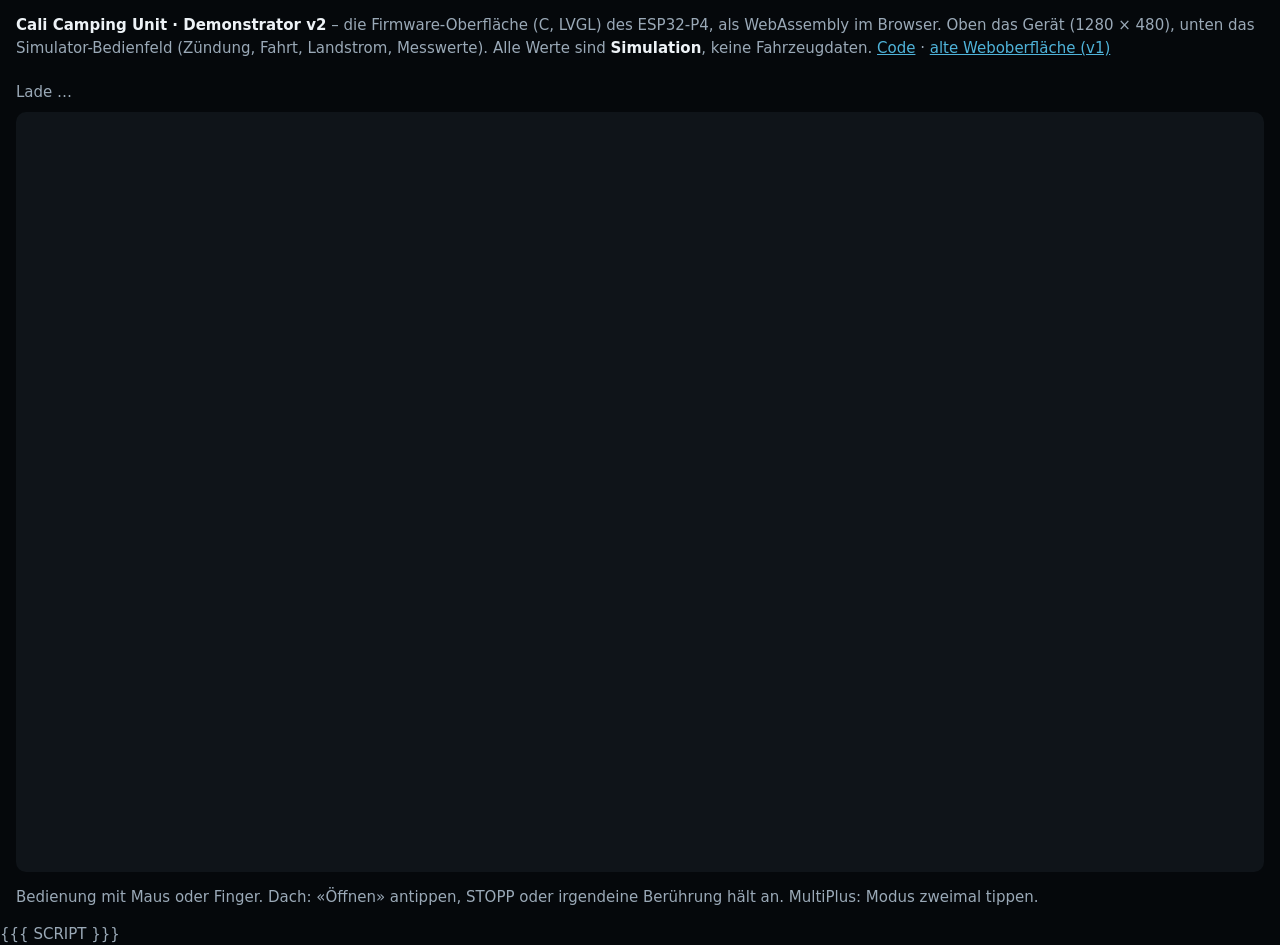
<file: host/web/shell.html>
<!doctype html>
<html lang="de-CH">
<head>
<meta charset="utf-8">
<meta name="viewport" content="width=device-width, initial-scale=1">
<title>Cali Camping Unit – Demonstrator v2</title>
<style>
  :root { color-scheme: dark; }
  body { margin: 0; background: #05080b; color: #9aa9b7; font: 15px/1.5 system-ui, -apple-system, "Segoe UI", sans-serif; }
  header, footer { max-width: 1280px; margin: 0 auto; padding: 14px 16px; }
  header b { color: #eef3f7; }
  a { color: #4fb3d9; }
  #wrap { max-width: 1280px; margin: 0 auto; padding: 0 16px; }
  canvas { display: block; width: 100%; height: auto; aspect-ratio: 1280 / 780; border-radius: 10px; background: #0f1419; outline: none; }
  #status { padding: 8px 0; }
</style>
</head>
<body>
<header>
  <b>Cali Camping Unit · Demonstrator v2</b> – die Firmware-Oberfläche (C, LVGL) des ESP32-P4, als WebAssembly im Browser.
  Oben das Gerät (1280 × 480), unten das Simulator-Bedienfeld (Zündung, Fahrt, Landstrom, Messwerte).
  Alle Werte sind <b>Simulation</b>, keine Fahrzeugdaten.
  <a href="https://github.com/danielsaeuberli/California-camping-unit">Code</a> ·
  <a href="v1/">alte Weboberfläche (v1)</a>
</header>
<div id="wrap">
  <div id="status">Lade …</div>
  <canvas id="canvas" oncontextmenu="event.preventDefault()" tabindex="-1"></canvas>
</div>
<footer>Bedienung mit Maus oder Finger. Dach: «Öffnen» antippen, STOPP oder irgendeine Berührung hält an. MultiPlus: Modus zweimal tippen.</footer>
<script>
  var Module = {
    canvas: document.getElementById('canvas'),
    setStatus: function (t) { document.getElementById('status').textContent = t || ''; },
    print: function () {}, printErr: function (t) { console.warn(t); }
  };
</script>
{{{ SCRIPT }}}
</body>
</html>
</file>
<file: v1/style.css>
/* Cali Camping Unit - styles taken from ui/reference/Camping_Unit_Oberflaeche_v2.html */
:root{
  --page:#0b0f13;
  --font:system-ui,-apple-system,"Segoe UI",Roboto,"Noto Sans","DejaVu Sans",sans-serif;
}
@media (prefers-color-scheme: light){:root:not([data-theme="dark"]){--page:#dfe5ea;}}
:root[data-theme="light"]{--page:#dfe5ea;}
*{box-sizing:border-box}
html,body{margin:0;background:var(--page);font-family:var(--font)}
body{padding:0}
@media (min-width:1320px){body{padding:24px}}

/* ---------- Bildschirm: feste Leinwand 1280 x 480, nur skaliert ---------- */
#frame{position:relative;width:100%;max-width:1280px;margin:0 auto;aspect-ratio:8/3;overflow:hidden;border-radius:14px}
#screen{
  --bg:#0f1419;--surface:#182029;--surface-2:#212b36;--line:#2c3845;
  --ink:#eef3f7;--muted:#9aa9b7;--accent:#4fb3d9;--accent-ink:#06202b;--accent-soft:#16303d;
  --ok:#4cc38a;--warn:#f0b429;--err:#ef6262;
  position:absolute;left:0;top:0;width:1280px;height:480px;transform-origin:0 0;transform:scale(var(--k,1));
  background:var(--bg);color:var(--ink);display:grid;grid-template-rows:64px 416px;overflow:hidden;
  user-select:none;-webkit-user-select:none;-webkit-tap-highlight-color:transparent;
}
#screen[data-theme="light"]{
  --bg:#eef2f5;--surface:#ffffff;--surface-2:#e3e9ee;--line:#cfd8df;
  --ink:#13212c;--muted:#51606d;--accent:#0b6e99;--accent-ink:#ffffff;--accent-soft:#d6eaf3;
  --ok:#1f8a5a;--warn:#a86b00;--err:#c23b3b;
}
:where(#screen) button{font-family:inherit;font-size:18px;color:inherit;background:none;border:0;cursor:pointer;touch-action:manipulation;padding:0}
#screen button:disabled{opacity:.38;cursor:not-allowed}
#screen [hidden]{display:none!important}
.num{font-variant-numeric:tabular-nums}

/* ---------- Kopfzeile ---------- */
.top{display:flex;align-items:center;gap:16px;padding:0 16px;border-bottom:1px solid var(--line)}
.back{height:52px;padding:0 22px 0 16px;border-radius:12px;background:var(--surface-2);font-size:20px;font-weight:600;display:flex;align-items:center;gap:8px}
.back svg{width:22px;height:22px}
.brand{font-size:20px;font-weight:700;letter-spacing:4px;padding-left:6px}
.top h1{font-size:22px;font-weight:600;margin:0}
.top-right{margin-left:auto;display:flex;align-items:center;gap:22px;font-size:18px;color:var(--muted)}
.top-right .outside{color:var(--ink);font-weight:600}
.link{display:flex;align-items:center;gap:8px;font-size:15px}
.dot{width:10px;height:10px;border-radius:50%;background:var(--ok);display:inline-block}
.dot.off{background:var(--err)}
.icon-btn{width:52px;height:52px;border-radius:12px;background:var(--surface-2);display:grid;place-items:center}
.icon-btn svg{width:26px;height:26px}

main{position:relative;padding:16px;min-height:0}
main>section{height:384px}

/* ---------- Gemeinsame Bausteine ---------- */
.panel{background:var(--surface);border:1px solid var(--line);border-radius:16px;padding:20px;min-width:0;display:flex;flex-direction:column}
.label{font-size:15px;font-weight:600;letter-spacing:.6px;text-transform:uppercase;color:var(--muted)}
.big{font-size:46px;font-weight:600;line-height:1.05;letter-spacing:-.5px}
.huge{font-size:84px;font-weight:600;line-height:1;letter-spacing:-1.5px}
.unit{font-size:.45em;font-weight:500;color:var(--muted);margin-left:4px;letter-spacing:0}
.sub{font-size:18px;color:var(--muted)}
.row .unit,.headline .unit{font-size:.8em}
.sub .unit{font-size:1em;color:inherit;margin-left:3px}  /* "+304 W", not a tiny "w" */
.note{font-size:15px;color:var(--muted);line-height:1.45}
.chip{display:inline-flex;align-items:center;gap:8px;height:34px;padding:0 14px;border-radius:17px;font-size:16px;font-weight:600;background:var(--surface-2);color:var(--ink);align-self:flex-start}
.chip::before{content:"";width:9px;height:9px;border-radius:50%;background:var(--muted)}
.chip.ok::before{background:var(--ok)}.chip.warn::before{background:var(--warn)}.chip.err::before{background:var(--err)}.chip.accent::before{background:var(--accent)}
.chip.err{color:var(--err)}
.rows{display:flex;flex-direction:column;margin-top:auto}
.row{display:flex;justify-content:space-between;align-items:baseline;gap:12px;padding:10px 0;border-top:1px solid var(--line);font-size:18px}
.row>span:first-child{color:var(--muted)}
.row>strong{font-weight:600}

/* Grosse Tasten */
.btn{min-height:88px;border-radius:16px;background:var(--surface-2);font-size:24px;font-weight:600;padding:0 24px}
.btn.primary,.btn[aria-pressed="true"]{background:var(--accent);color:var(--accent-ink)}
.step{width:112px;height:112px;border-radius:20px;background:var(--surface-2);font-size:52px;font-weight:500;line-height:1;display:grid;place-items:center}
.step:active:not(:disabled),.btn:active:not(:disabled){filter:brightness(1.25)}
.stepper{display:flex;align-items:center;justify-content:space-between;gap:16px;margin:8px 0 18px}
.stepper .val{text-align:center}
.seg{display:flex;gap:8px;background:var(--surface-2);padding:6px;border-radius:16px}
.seg button{flex:1;min-height:64px;border-radius:12px;background:transparent;font-size:20px;font-weight:600}
.seg button[aria-pressed="true"]{background:var(--accent);color:var(--accent-ink)}

/* ---------- Übersicht ---------- */
.ov{display:grid;grid-template-columns:repeat(3,minmax(0,1fr));grid-template-rows:repeat(2,minmax(0,1fr));gap:12px}
.tile{overflow:hidden}
.tile{background:var(--surface);border:1px solid var(--line)!important;border-radius:18px;padding:18px 22px;text-align:left;display:flex;flex-direction:column;gap:6px;position:relative}
.tile:active{background:var(--surface-2)}
.tile .go{position:absolute;right:18px;top:16px;width:26px;height:26px;color:var(--muted)}
.tile .big{margin-top:4px;white-space:nowrap;overflow:hidden;max-width:100%}
.tile .chip{margin-top:auto}
.tile.wide{grid-column:span 2}
.wide-body{display:grid;grid-template-columns:264px minmax(0,1fr);gap:36px;align-items:center;flex:1;min-height:0;padding-right:12px}
/* Battery graphic: outline, terminal, fill = state of charge */
.batt{position:relative;height:104px;border:5px solid var(--ink);border-radius:18px;padding:6px;margin-right:16px}
.batt::after{content:"";position:absolute;right:-17px;top:50%;width:10px;height:40px;transform:translateY(-50%);background:var(--ink);border-radius:0 6px 6px 0}
.batt-fill{height:100%;width:0;border-radius:10px;background:var(--ok);transition:width .6s ease}
.batt-fill.warn{background:var(--warn)}.batt-fill.err{background:var(--err)}.batt-fill.none{background:transparent}
.batt.charging .batt-fill{background-image:repeating-linear-gradient(-45deg,rgba(255,255,255,.18) 0 12px,transparent 12px 24px);background-size:34px 34px;animation:charge 1.2s linear infinite}
@keyframes charge{to{background-position:34px 0}}
.batt-label{position:absolute;inset:0;display:flex;align-items:center;justify-content:center;gap:4px;font-size:44px;font-weight:700;letter-spacing:-.5px;color:var(--ink);text-shadow:0 0 6px var(--surface),0 0 2px var(--surface)}
.batt-bolt{width:34px;height:34px;fill:currentColor;display:none}
.batt.charging .batt-bolt{display:block}
.wide-info{display:flex;flex-direction:column;gap:8px;min-width:0}
.wide-info .big{font-size:34px;margin:0}
.chips{display:flex;flex-wrap:nowrap;gap:8px;overflow:hidden}
.chips .chip{white-space:nowrap}
.chips .chip{margin:0}
.tile .tile-foot{margin-top:auto;display:flex;align-items:center;justify-content:space-between;gap:12px}
.tile .tile-foot .chip{margin-top:0}

/* Tankstufen */
.steps{display:grid;grid-template-columns:repeat(3,1fr);gap:6px}
.steps span{height:14px;border-radius:5px;background:var(--surface-2)}
.steps span.on{background:var(--accent)}
.steps.lg{gap:10px}.steps.lg span{height:72px;border-radius:12px}

/* ---------- Energie ---------- */
.three{display:grid;grid-template-columns:1fr 1fr 1fr;gap:12px;height:100%}
.batt-panel{margin:14px 16px 10px 0}
#en-soc-sub{text-align:center;margin-bottom:auto}
.bar{height:14px;border-radius:7px;background:var(--surface-2);overflow:hidden;margin:6px 0 2px}
.bar span{display:block;height:100%;background:var(--accent);width:0}
.bar.warn span{background:var(--warn)}.bar.err span{background:var(--err)}
.headline{display:flex;justify-content:space-between;align-items:baseline;gap:12px;margin:6px 0 4px}

/* ---------- Kühlbox / Heizung ---------- */
.two{display:grid;grid-template-columns:1fr 1.25fr;gap:12px;height:100%}
.two .panel{gap:10px}
.toggle{width:100%}

/* ---------- Dach ---------- */
.roof{display:grid;grid-template-columns:1fr 1.5fr;gap:12px;height:100%}
.hold-pair{display:grid;grid-template-columns:1fr 1fr;gap:12px}
.hold{border-radius:18px!important;background:var(--surface)!important;border:2px solid var(--line)!important;font-size:28px!important;font-weight:600;display:flex;flex-direction:column;align-items:center;justify-content:center;gap:14px;touch-action:none!important}
.hold svg{width:64px;height:64px}
.hold small{font-size:17px;font-weight:500;color:var(--muted)}
.hold[aria-pressed="true"]{background:var(--accent)!important;color:var(--accent-ink);border-color:var(--accent)!important}
.hold[aria-pressed="true"] small{color:var(--accent-ink)}
.hold.stop{grid-column:1/-1;background:var(--err)!important;border-color:var(--err)!important;color:#fff;font-size:44px!important;letter-spacing:2px}
.hold.stop small{color:#fff;letter-spacing:0}

/* ---------- Einstellungen ---------- */
.slider{-webkit-appearance:none;appearance:none;width:100%;height:60px;background:transparent;margin:0 0 6px}
.slider::-webkit-slider-runnable-track{height:14px;border-radius:7px;background:var(--surface-2)}
.slider::-webkit-slider-thumb{-webkit-appearance:none;width:52px;height:52px;border-radius:50%;background:var(--accent);margin-top:-19px;border:0}
.slider::-moz-range-track{height:14px;border-radius:7px;background:var(--surface-2)}
.slider::-moz-range-thumb{width:52px;height:52px;border-radius:50%;background:var(--accent);border:0}
.expert-btn{display:flex;align-items:center;justify-content:space-between;width:100%;margin-top:auto}
/* Settings: two panels with two selectors each must fit 384 px */
.settings .panel{gap:8px}
.settings .seg button{min-height:52px}
.settings .sub{margin-top:4px}
.settings .slider{height:52px;margin:0}
.settings .expert-btn{min-height:68px}
.expert-btn svg{width:28px;height:28px}

/* ---------- Expertenansicht ---------- */
.expert{display:grid;grid-template-rows:76px 1fr;gap:12px;height:100%}
.expert .seg button{min-height:52px;font-size:18px}
.xbody{min-height:0}
.xbody>div{height:100%}
.io{display:grid;grid-template-columns:1fr 1.2fr 1fr;gap:12px;height:100%}
.io .panel{padding:14px 16px;min-height:0}
.io .list{overflow-y:auto;min-height:0;margin-top:8px;padding-right:4px}
.io-row{display:grid;grid-template-columns:44px 1fr auto;gap:10px;align-items:center;min-height:30px;border-top:1px solid var(--line);font-size:14px}
.io-row .ch{color:var(--muted);font-weight:600}
.io-row .v{font-weight:600}
.io-row .v.hi{color:var(--ok)}.io-row .v.lo{color:var(--muted)}
.io-row.free{opacity:.5}
.io-group{font-size:12px;letter-spacing:.6px;text-transform:uppercase;color:var(--muted);padding:12px 0 4px}
.pins{display:grid;grid-template-columns:repeat(8,1fr);gap:8px}
.pins button{height:52px;border-radius:10px;background:var(--surface);border:1px solid var(--line)!important;font-size:18px;font-weight:600}
.pins button.reserve{color:var(--muted)}
.pins button[aria-pressed="true"]{background:var(--accent);color:var(--accent-ink);border-color:var(--accent)!important}
.pin-info{margin-top:12px;background:var(--surface);border:1px solid var(--line);border-radius:12px;padding:12px 16px;display:flex;gap:18px;align-items:baseline;font-size:16px}
.pin-info strong{font-size:18px;white-space:nowrap}
.ac{display:grid;grid-template-columns:1fr 1fr 1fr 1.25fr;gap:12px;height:100%}
.ac .ctl{gap:8px}
.ac .ctl .seg button{min-height:56px;font-size:17px}
.ac .ctl button.armed{background:var(--warn);color:#1b1300}
.limit{display:flex;align-items:center;justify-content:space-between;gap:12px}
.limit .big{font-size:34px}
.step.sm{width:60px;height:52px;font-size:30px;border-radius:14px}
.btn.sm{min-height:52px;font-size:18px}
.mp{gap:8px}
.mp .headline{margin:0}
.mp .seg button{min-height:60px;font-size:18px}
.mp .seg button.armed{background:var(--warn);color:#1b1300}
.mp .note{font-size:13px;line-height:1.35;min-height:18px}
.mp .rows .row{font-size:16px;padding:8px 0}
.ac .panel{padding:14px 16px}
.ac .rows{margin-top:6px}
.ac .row{font-size:14px;padding:6px 0}
.ac .ctl .note{font-size:13px;line-height:1.35}
.ac .ctl .sub{font-size:15px}
.conn{display:grid;grid-template-columns:1fr 1.3fr;gap:12px;height:100%}
.field{display:flex;flex-direction:column;gap:6px;font-size:14px;color:var(--muted);margin-bottom:10px}
.field input{height:48px;border-radius:10px;border:1px solid var(--line);background:var(--bg);color:var(--ink);font:inherit;font-size:18px;padding:0 12px}
.topics .row{font-size:14px;padding:7px 0}
.topics code{font-size:13px;color:var(--ink)}

/* ---------- Meldungen ---------- */
.toast{position:absolute;left:50%;bottom:16px;transform:translateX(-50%);background:var(--surface-2);border:1px solid var(--line);color:var(--ink);font-size:18px;padding:12px 22px;border-radius:14px;box-shadow:0 8px 24px rgba(0,0,0,.35);opacity:0;transition:opacity .2s;pointer-events:none;white-space:nowrap}
.toast.show{opacity:1}
.offline{height:40px;padding:0 16px;border-radius:20px;background:var(--err);color:#fff;font-size:16px;font-weight:600;display:flex;align-items:center}
.toast.err{border-color:var(--err)}
.alert{height:40px;display:flex;align-items:center;padding:0 14px;border-radius:20px;background:var(--surface-2);border:1px solid var(--warn);color:var(--ink);font-size:15px;font-weight:600;white-space:nowrap}
.alert.err{border-color:var(--err);color:var(--err)}
.age{color:var(--muted);font-size:.6em;margin-left:6px}
.stale{opacity:.5}
.measure{display:flex;flex-direction:column;gap:12px}
/* Expert view -> Netzwerk */
.netcfg{display:grid;grid-template-columns:1fr 1fr;gap:12px;height:100%}
.netcfg .panel{padding:14px 18px;gap:8px;min-height:0}
.netcfg .seg button{min-height:48px;font-size:18px}
.netcfg .rows{margin-top:0}
.netcfg .row{font-size:16px;padding:4px 0;align-items:center}
.netcfg .row:first-child{border-top:0}
.fld{min-height:40px;min-width:200px;padding:0 14px!important;border-radius:10px;background:var(--surface-2)!important;font-size:17px!important;font-weight:600;text-align:right}
.fld.dirty{outline:2px solid var(--accent)}
.net-actions{margin-top:auto;display:flex;align-items:center;gap:12px}
.net-actions .note{flex:1;font-size:13px}
.net-actions .btn{min-width:180px}
.net-actions .btn.armed{background:var(--warn);color:#1b1300}
/* On-screen keyboard */
.kb{position:absolute;inset:0;background:var(--bg);z-index:20;display:flex;flex-direction:column;padding:12px 16px 16px;gap:10px}
.kb-head{display:flex;align-items:baseline;gap:16px;height:44px;border-bottom:1px solid var(--line)}
.kb-val{font-size:28px;font-weight:600;flex:1;text-align:right;white-space:nowrap;overflow:hidden}
.kb-keys{flex:1;display:grid;gap:8px;min-height:0}
.kb-row{display:grid;gap:8px}
.kb-keys button{border-radius:12px;background:var(--surface-2);font-size:24px;font-weight:600;min-height:0}
.kb-keys button.act{background:var(--surface)}
.kb-keys button.ok{background:var(--accent);color:var(--accent-ink)}
.kb-keys button.on{background:var(--accent-soft)}
@media (max-width:1280px){#frame{border-radius:0}}
</file>
<file: ui/reference/web_v1/style.css>
/* Cali Camping Unit - styles taken from ui/reference/Camping_Unit_Oberflaeche_v2.html */
:root{
  --page:#0b0f13;
  --font:system-ui,-apple-system,"Segoe UI",Roboto,"Noto Sans","DejaVu Sans",sans-serif;
}
@media (prefers-color-scheme: light){:root:not([data-theme="dark"]){--page:#dfe5ea;}}
:root[data-theme="light"]{--page:#dfe5ea;}
*{box-sizing:border-box}
html,body{margin:0;background:var(--page);font-family:var(--font)}
body{padding:0}
@media (min-width:1320px){body{padding:24px}}

/* ---------- Bildschirm: feste Leinwand 1280 x 480, nur skaliert ---------- */
#frame{position:relative;width:100%;max-width:1280px;margin:0 auto;aspect-ratio:8/3;overflow:hidden;border-radius:14px}
#screen{
  --bg:#0f1419;--surface:#182029;--surface-2:#212b36;--line:#2c3845;
  --ink:#eef3f7;--muted:#9aa9b7;--accent:#4fb3d9;--accent-ink:#06202b;--accent-soft:#16303d;
  --ok:#4cc38a;--warn:#f0b429;--err:#ef6262;
  position:absolute;left:0;top:0;width:1280px;height:480px;transform-origin:0 0;transform:scale(var(--k,1));
  background:var(--bg);color:var(--ink);display:grid;grid-template-rows:64px 416px;overflow:hidden;
  user-select:none;-webkit-user-select:none;-webkit-tap-highlight-color:transparent;
}
#screen[data-theme="light"]{
  --bg:#eef2f5;--surface:#ffffff;--surface-2:#e3e9ee;--line:#cfd8df;
  --ink:#13212c;--muted:#51606d;--accent:#0b6e99;--accent-ink:#ffffff;--accent-soft:#d6eaf3;
  --ok:#1f8a5a;--warn:#a86b00;--err:#c23b3b;
}
:where(#screen) button{font-family:inherit;font-size:18px;color:inherit;background:none;border:0;cursor:pointer;touch-action:manipulation;padding:0}
#screen button:disabled{opacity:.38;cursor:not-allowed}
#screen [hidden]{display:none!important}
.num{font-variant-numeric:tabular-nums}

/* ---------- Kopfzeile ---------- */
.top{display:flex;align-items:center;gap:16px;padding:0 16px;border-bottom:1px solid var(--line)}
.back{height:52px;padding:0 22px 0 16px;border-radius:12px;background:var(--surface-2);font-size:20px;font-weight:600;display:flex;align-items:center;gap:8px}
.back svg{width:22px;height:22px}
.brand{font-size:20px;font-weight:700;letter-spacing:4px;padding-left:6px}
.top h1{font-size:22px;font-weight:600;margin:0}
.top-right{margin-left:auto;display:flex;align-items:center;gap:22px;font-size:18px;color:var(--muted)}
.top-right .outside{color:var(--ink);font-weight:600}
.link{display:flex;align-items:center;gap:8px;font-size:15px}
.dot{width:10px;height:10px;border-radius:50%;background:var(--ok);display:inline-block}
.dot.off{background:var(--err)}
.icon-btn{width:52px;height:52px;border-radius:12px;background:var(--surface-2);display:grid;place-items:center}
.icon-btn svg{width:26px;height:26px}

main{position:relative;padding:16px;min-height:0}
main>section{height:384px}

/* ---------- Gemeinsame Bausteine ---------- */
.panel{background:var(--surface);border:1px solid var(--line);border-radius:16px;padding:20px;min-width:0;display:flex;flex-direction:column}
.label{font-size:15px;font-weight:600;letter-spacing:.6px;text-transform:uppercase;color:var(--muted)}
.big{font-size:46px;font-weight:600;line-height:1.05;letter-spacing:-.5px}
.huge{font-size:84px;font-weight:600;line-height:1;letter-spacing:-1.5px}
.unit{font-size:.45em;font-weight:500;color:var(--muted);margin-left:4px;letter-spacing:0}
.sub{font-size:18px;color:var(--muted)}
.row .unit,.headline .unit{font-size:.8em}
.sub .unit{font-size:1em;color:inherit;margin-left:3px}  /* "+304 W", not a tiny "w" */
.note{font-size:15px;color:var(--muted);line-height:1.45}
.chip{display:inline-flex;align-items:center;gap:8px;height:34px;padding:0 14px;border-radius:17px;font-size:16px;font-weight:600;background:var(--surface-2);color:var(--ink);align-self:flex-start}
.chip::before{content:"";width:9px;height:9px;border-radius:50%;background:var(--muted)}
.chip.ok::before{background:var(--ok)}.chip.warn::before{background:var(--warn)}.chip.err::before{background:var(--err)}.chip.accent::before{background:var(--accent)}
.chip.err{color:var(--err)}
.rows{display:flex;flex-direction:column;margin-top:auto}
.row{display:flex;justify-content:space-between;align-items:baseline;gap:12px;padding:10px 0;border-top:1px solid var(--line);font-size:18px}
.row>span:first-child{color:var(--muted)}
.row>strong{font-weight:600}

/* Grosse Tasten */
.btn{min-height:88px;border-radius:16px;background:var(--surface-2);font-size:24px;font-weight:600;padding:0 24px}
.btn.primary,.btn[aria-pressed="true"]{background:var(--accent);color:var(--accent-ink)}
.step{width:112px;height:112px;border-radius:20px;background:var(--surface-2);font-size:52px;font-weight:500;line-height:1;display:grid;place-items:center}
.step:active:not(:disabled),.btn:active:not(:disabled){filter:brightness(1.25)}
.stepper{display:flex;align-items:center;justify-content:space-between;gap:16px;margin:8px 0 18px}
.stepper .val{text-align:center}
.seg{display:flex;gap:8px;background:var(--surface-2);padding:6px;border-radius:16px}
.seg button{flex:1;min-height:64px;border-radius:12px;background:transparent;font-size:20px;font-weight:600}
.seg button[aria-pressed="true"]{background:var(--accent);color:var(--accent-ink)}

/* ---------- Übersicht ---------- */
.ov{display:grid;grid-template-columns:repeat(3,minmax(0,1fr));grid-template-rows:repeat(2,minmax(0,1fr));gap:12px}
.tile{overflow:hidden}
.tile{background:var(--surface);border:1px solid var(--line)!important;border-radius:18px;padding:18px 22px;text-align:left;display:flex;flex-direction:column;gap:6px;position:relative}
.tile:active{background:var(--surface-2)}
.tile .go{position:absolute;right:18px;top:16px;width:26px;height:26px;color:var(--muted)}
.tile .big{margin-top:4px;white-space:nowrap;overflow:hidden;max-width:100%}
.tile .chip{margin-top:auto}
.tile.wide{grid-column:span 2}
.wide-body{display:grid;grid-template-columns:264px minmax(0,1fr);gap:36px;align-items:center;flex:1;min-height:0;padding-right:12px}
/* Battery graphic: outline, terminal, fill = state of charge */
.batt{position:relative;height:104px;border:5px solid var(--ink);border-radius:18px;padding:6px;margin-right:16px}
.batt::after{content:"";position:absolute;right:-17px;top:50%;width:10px;height:40px;transform:translateY(-50%);background:var(--ink);border-radius:0 6px 6px 0}
.batt-fill{height:100%;width:0;border-radius:10px;background:var(--ok);transition:width .6s ease}
.batt-fill.warn{background:var(--warn)}.batt-fill.err{background:var(--err)}.batt-fill.none{background:transparent}
.batt.charging .batt-fill{background-image:repeating-linear-gradient(-45deg,rgba(255,255,255,.18) 0 12px,transparent 12px 24px);background-size:34px 34px;animation:charge 1.2s linear infinite}
@keyframes charge{to{background-position:34px 0}}
.batt-label{position:absolute;inset:0;display:flex;align-items:center;justify-content:center;gap:4px;font-size:44px;font-weight:700;letter-spacing:-.5px;color:var(--ink);text-shadow:0 0 6px var(--surface),0 0 2px var(--surface)}
.batt-bolt{width:34px;height:34px;fill:currentColor;display:none}
.batt.charging .batt-bolt{display:block}
.wide-info{display:flex;flex-direction:column;gap:8px;min-width:0}
.wide-info .big{font-size:34px;margin:0}
.chips{display:flex;flex-wrap:nowrap;gap:8px;overflow:hidden}
.chips .chip{white-space:nowrap}
.chips .chip{margin:0}
.tile .tile-foot{margin-top:auto;display:flex;align-items:center;justify-content:space-between;gap:12px}
.tile .tile-foot .chip{margin-top:0}

/* Tankstufen */
.steps{display:grid;grid-template-columns:repeat(3,1fr);gap:6px}
.steps span{height:14px;border-radius:5px;background:var(--surface-2)}
.steps span.on{background:var(--accent)}
.steps.lg{gap:10px}.steps.lg span{height:72px;border-radius:12px}

/* ---------- Energie ---------- */
.three{display:grid;grid-template-columns:1fr 1fr 1fr;gap:12px;height:100%}
.batt-panel{margin:14px 16px 10px 0}
#en-soc-sub{text-align:center;margin-bottom:auto}
.bar{height:14px;border-radius:7px;background:var(--surface-2);overflow:hidden;margin:6px 0 2px}
.bar span{display:block;height:100%;background:var(--accent);width:0}
.bar.warn span{background:var(--warn)}.bar.err span{background:var(--err)}
.headline{display:flex;justify-content:space-between;align-items:baseline;gap:12px;margin:6px 0 4px}

/* ---------- Kühlbox / Heizung ---------- */
.two{display:grid;grid-template-columns:1fr 1.25fr;gap:12px;height:100%}
.two .panel{gap:10px}
.toggle{width:100%}

/* ---------- Dach ---------- */
.roof{display:grid;grid-template-columns:1fr 1.5fr;gap:12px;height:100%}
.hold-pair{display:grid;grid-template-columns:1fr 1fr;gap:12px}
.hold{border-radius:18px!important;background:var(--surface)!important;border:2px solid var(--line)!important;font-size:28px!important;font-weight:600;display:flex;flex-direction:column;align-items:center;justify-content:center;gap:14px;touch-action:none!important}
.hold svg{width:64px;height:64px}
.hold small{font-size:17px;font-weight:500;color:var(--muted)}
.hold[aria-pressed="true"]{background:var(--accent)!important;color:var(--accent-ink);border-color:var(--accent)!important}
.hold[aria-pressed="true"] small{color:var(--accent-ink)}
.hold.stop{grid-column:1/-1;background:var(--err)!important;border-color:var(--err)!important;color:#fff;font-size:44px!important;letter-spacing:2px}
.hold.stop small{color:#fff;letter-spacing:0}

/* ---------- Einstellungen ---------- */
.slider{-webkit-appearance:none;appearance:none;width:100%;height:60px;background:transparent;margin:0 0 6px}
.slider::-webkit-slider-runnable-track{height:14px;border-radius:7px;background:var(--surface-2)}
.slider::-webkit-slider-thumb{-webkit-appearance:none;width:52px;height:52px;border-radius:50%;background:var(--accent);margin-top:-19px;border:0}
.slider::-moz-range-track{height:14px;border-radius:7px;background:var(--surface-2)}
.slider::-moz-range-thumb{width:52px;height:52px;border-radius:50%;background:var(--accent);border:0}
.expert-btn{display:flex;align-items:center;justify-content:space-between;width:100%;margin-top:auto}
/* Settings: two panels with two selectors each must fit 384 px */
.settings .panel{gap:8px}
.settings .seg button{min-height:52px}
.settings .sub{margin-top:4px}
.settings .slider{height:52px;margin:0}
.settings .expert-btn{min-height:68px}
.expert-btn svg{width:28px;height:28px}

/* ---------- Expertenansicht ---------- */
.expert{display:grid;grid-template-rows:76px 1fr;gap:12px;height:100%}
.expert .seg button{min-height:52px;font-size:18px}
.xbody{min-height:0}
.xbody>div{height:100%}
.io{display:grid;grid-template-columns:1fr 1.2fr 1fr;gap:12px;height:100%}
.io .panel{padding:14px 16px;min-height:0}
.io .list{overflow-y:auto;min-height:0;margin-top:8px;padding-right:4px}
.io-row{display:grid;grid-template-columns:44px 1fr auto;gap:10px;align-items:center;min-height:30px;border-top:1px solid var(--line);font-size:14px}
.io-row .ch{color:var(--muted);font-weight:600}
.io-row .v{font-weight:600}
.io-row .v.hi{color:var(--ok)}.io-row .v.lo{color:var(--muted)}
.io-row.free{opacity:.5}
.io-group{font-size:12px;letter-spacing:.6px;text-transform:uppercase;color:var(--muted);padding:12px 0 4px}
.pins{display:grid;grid-template-columns:repeat(8,1fr);gap:8px}
.pins button{height:52px;border-radius:10px;background:var(--surface);border:1px solid var(--line)!important;font-size:18px;font-weight:600}
.pins button.reserve{color:var(--muted)}
.pins button[aria-pressed="true"]{background:var(--accent);color:var(--accent-ink);border-color:var(--accent)!important}
.pin-info{margin-top:12px;background:var(--surface);border:1px solid var(--line);border-radius:12px;padding:12px 16px;display:flex;gap:18px;align-items:baseline;font-size:16px}
.pin-info strong{font-size:18px;white-space:nowrap}
.ac{display:grid;grid-template-columns:1fr 1fr 1fr 1.25fr;gap:12px;height:100%}
.ac .ctl{gap:8px}
.ac .ctl .seg button{min-height:56px;font-size:17px}
.ac .ctl button.armed{background:var(--warn);color:#1b1300}
.limit{display:flex;align-items:center;justify-content:space-between;gap:12px}
.limit .big{font-size:34px}
.step.sm{width:60px;height:52px;font-size:30px;border-radius:14px}
.btn.sm{min-height:52px;font-size:18px}
.mp{gap:8px}
.mp .headline{margin:0}
.mp .seg button{min-height:60px;font-size:18px}
.mp .seg button.armed{background:var(--warn);color:#1b1300}
.mp .note{font-size:13px;line-height:1.35;min-height:18px}
.mp .rows .row{font-size:16px;padding:8px 0}
.ac .panel{padding:14px 16px}
.ac .rows{margin-top:6px}
.ac .row{font-size:14px;padding:6px 0}
.ac .ctl .note{font-size:13px;line-height:1.35}
.ac .ctl .sub{font-size:15px}
.conn{display:grid;grid-template-columns:1fr 1.3fr;gap:12px;height:100%}
.field{display:flex;flex-direction:column;gap:6px;font-size:14px;color:var(--muted);margin-bottom:10px}
.field input{height:48px;border-radius:10px;border:1px solid var(--line);background:var(--bg);color:var(--ink);font:inherit;font-size:18px;padding:0 12px}
.topics .row{font-size:14px;padding:7px 0}
.topics code{font-size:13px;color:var(--ink)}

/* ---------- Meldungen ---------- */
.toast{position:absolute;left:50%;bottom:16px;transform:translateX(-50%);background:var(--surface-2);border:1px solid var(--line);color:var(--ink);font-size:18px;padding:12px 22px;border-radius:14px;box-shadow:0 8px 24px rgba(0,0,0,.35);opacity:0;transition:opacity .2s;pointer-events:none;white-space:nowrap}
.toast.show{opacity:1}
.offline{height:40px;padding:0 16px;border-radius:20px;background:var(--err);color:#fff;font-size:16px;font-weight:600;display:flex;align-items:center}
.toast.err{border-color:var(--err)}
.alert{height:40px;display:flex;align-items:center;padding:0 14px;border-radius:20px;background:var(--surface-2);border:1px solid var(--warn);color:var(--ink);font-size:15px;font-weight:600;white-space:nowrap}
.alert.err{border-color:var(--err);color:var(--err)}
.age{color:var(--muted);font-size:.6em;margin-left:6px}
.stale{opacity:.5}
.measure{display:flex;flex-direction:column;gap:12px}
/* Expert view -> Netzwerk */
.netcfg{display:grid;grid-template-columns:1fr 1fr;gap:12px;height:100%}
.netcfg .panel{padding:14px 18px;gap:8px;min-height:0}
.netcfg .seg button{min-height:48px;font-size:18px}
.netcfg .rows{margin-top:0}
.netcfg .row{font-size:16px;padding:4px 0;align-items:center}
.netcfg .row:first-child{border-top:0}
.fld{min-height:40px;min-width:200px;padding:0 14px!important;border-radius:10px;background:var(--surface-2)!important;font-size:17px!important;font-weight:600;text-align:right}
.fld.dirty{outline:2px solid var(--accent)}
.net-actions{margin-top:auto;display:flex;align-items:center;gap:12px}
.net-actions .note{flex:1;font-size:13px}
.net-actions .btn{min-width:180px}
.net-actions .btn.armed{background:var(--warn);color:#1b1300}
/* On-screen keyboard */
.kb{position:absolute;inset:0;background:var(--bg);z-index:20;display:flex;flex-direction:column;padding:12px 16px 16px;gap:10px}
.kb-head{display:flex;align-items:baseline;gap:16px;height:44px;border-bottom:1px solid var(--line)}
.kb-val{font-size:28px;font-weight:600;flex:1;text-align:right;white-space:nowrap;overflow:hidden}
.kb-keys{flex:1;display:grid;gap:8px;min-height:0}
.kb-row{display:grid;gap:8px}
.kb-keys button{border-radius:12px;background:var(--surface-2);font-size:24px;font-weight:600;min-height:0}
.kb-keys button.act{background:var(--surface)}
.kb-keys button.ok{background:var(--accent);color:var(--accent-ink)}
.kb-keys button.on{background:var(--accent-soft)}
@media (max-width:1280px){#frame{border-radius:0}}
</file>
